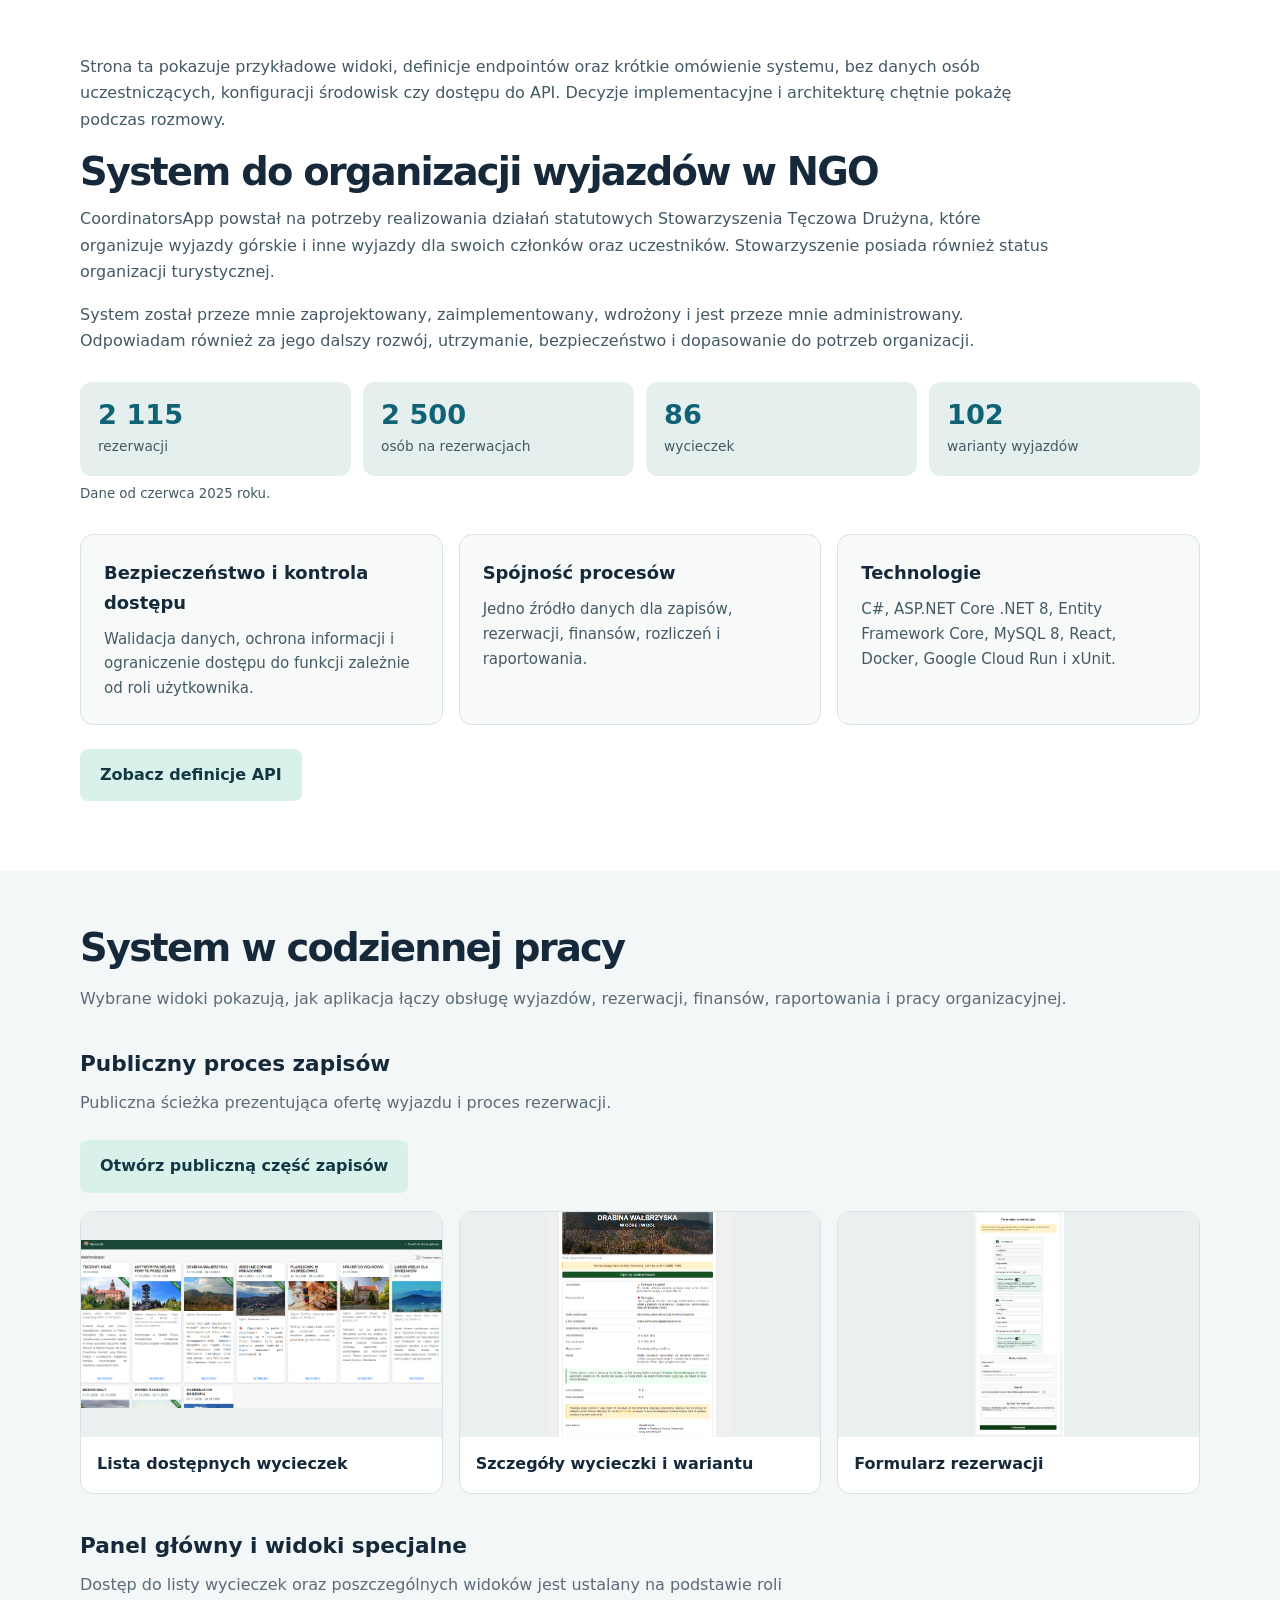
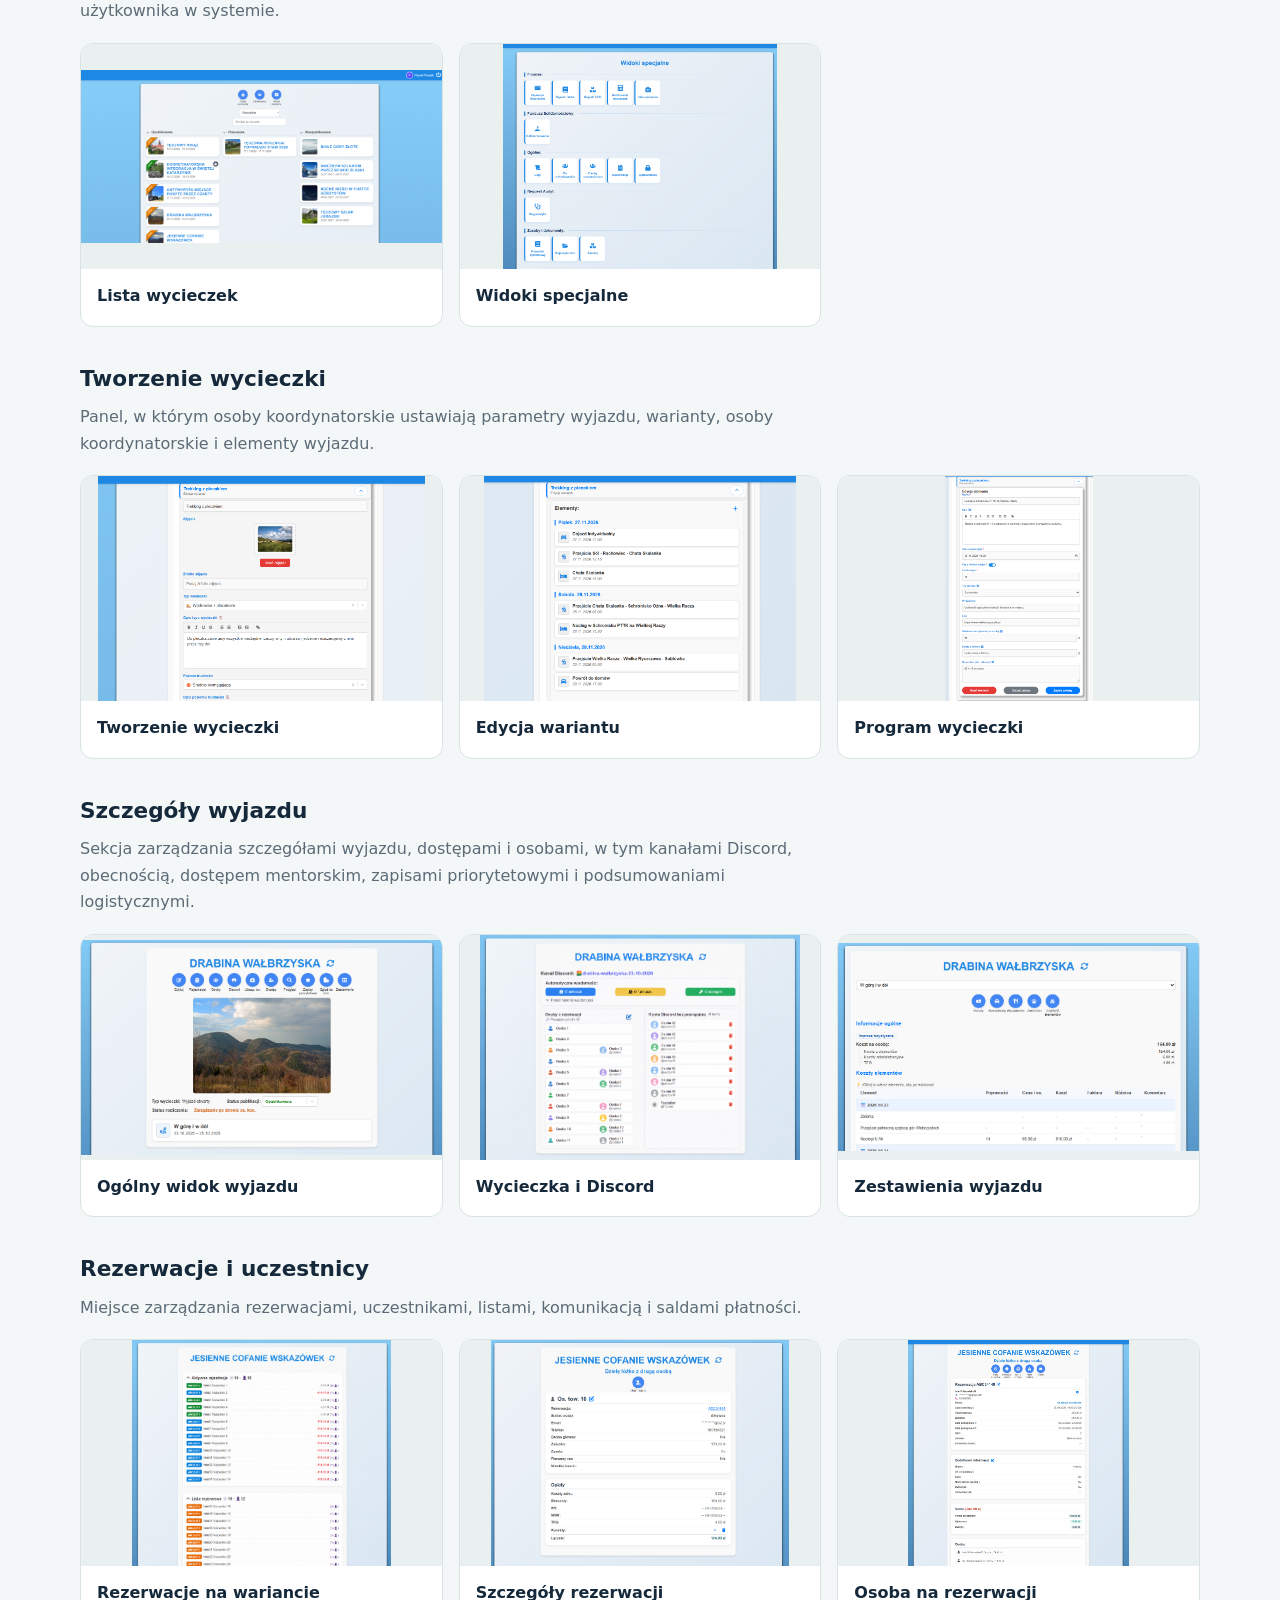
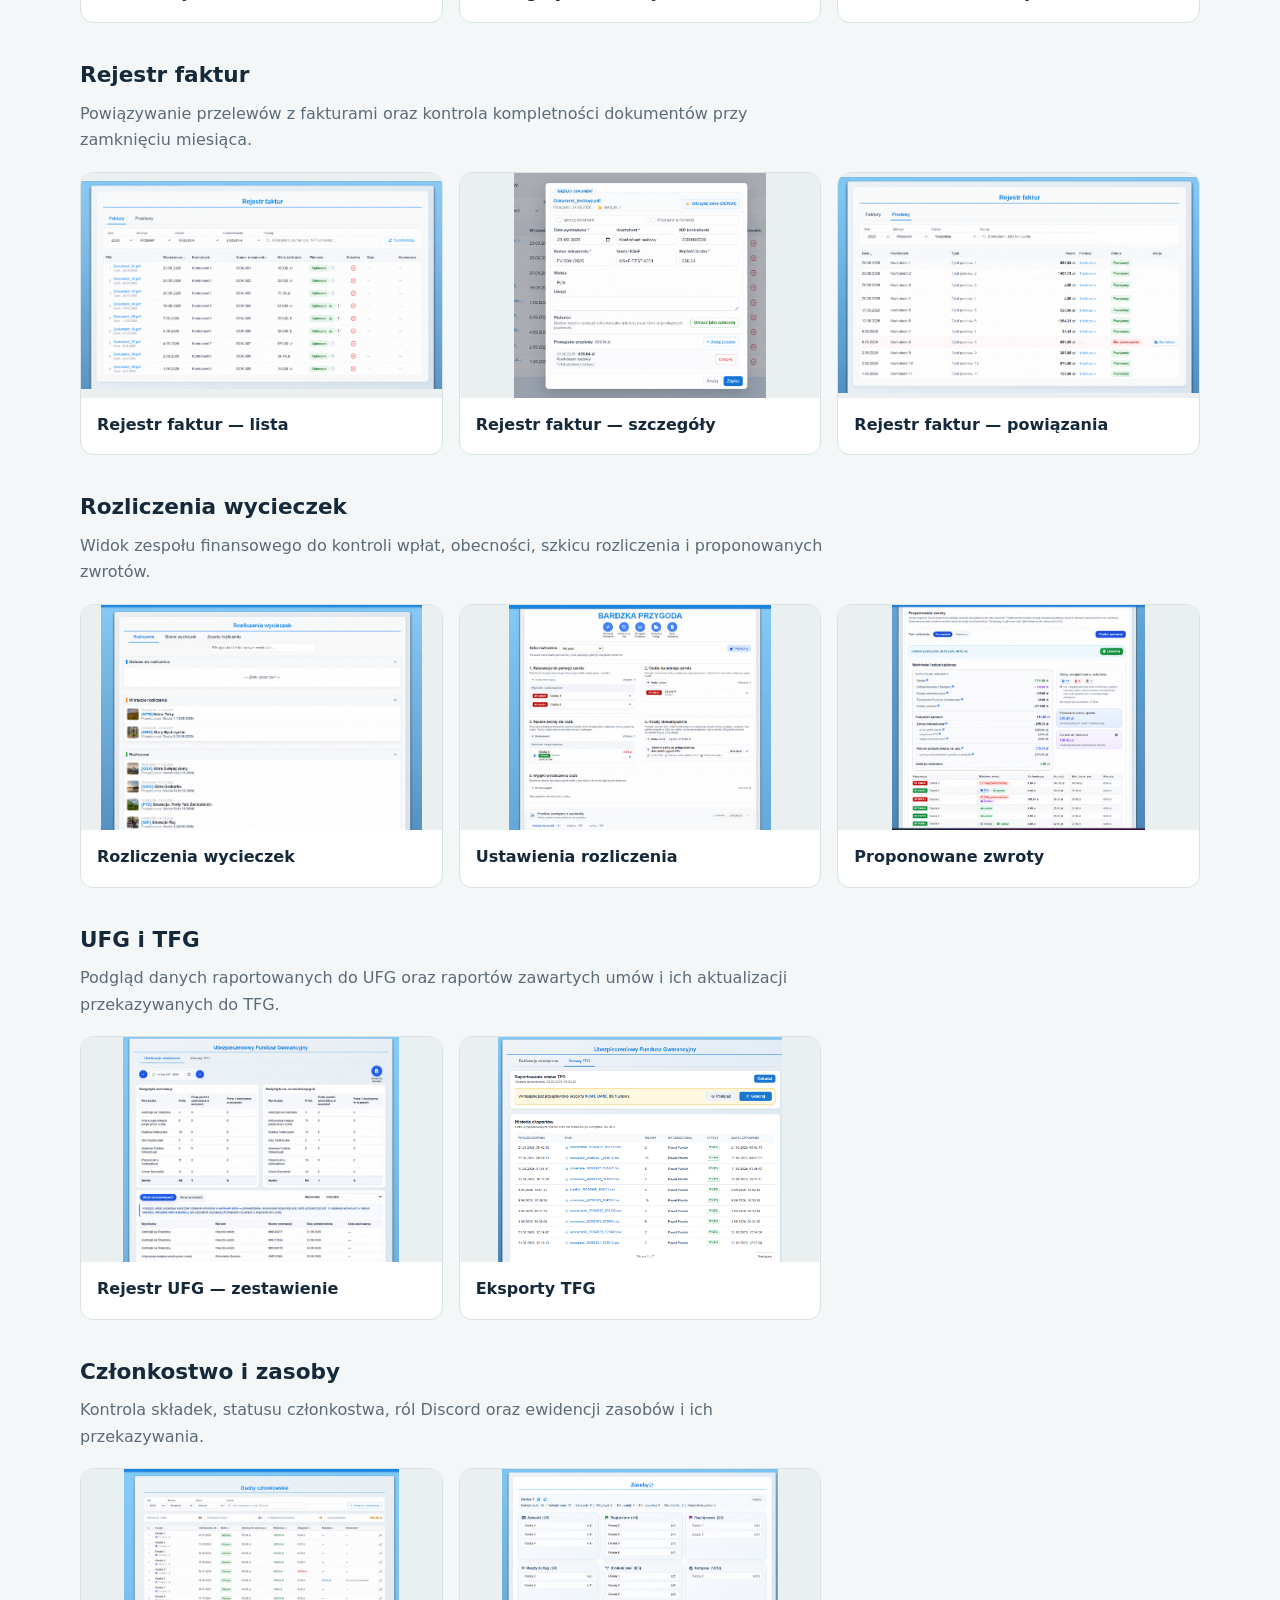
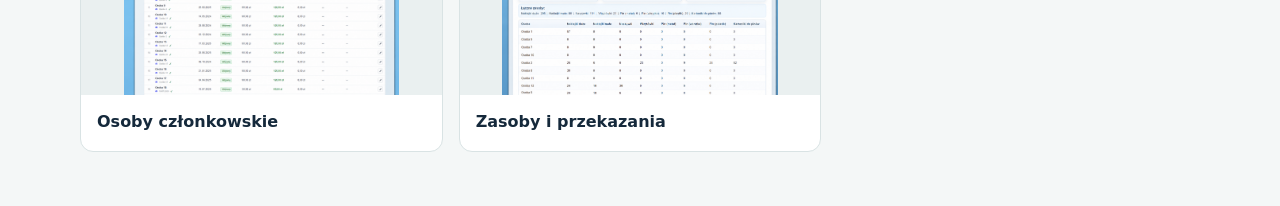
<file: index.html>
<!doctype html>
<html lang="pl">
  <head>
    <meta charset="utf-8">
    <meta name="viewport" content="width=device-width, initial-scale=1">
    <meta name="description" content="CoordinatorsApp — opis systemu do organizacji wyjazdów.">
    <title>
      CoordinatorsApp — projekt backendowy
    </title>
    <link rel="stylesheet" href="style.css">
  </head>
  <body>
    <main>
      <section class="compact-intro" id="compact-overview">
        <div class="wrap">
          <p class="compact-note">
            Strona ta pokazuje przykładowe widoki, definicje endpointów oraz krótkie omówienie systemu, bez danych osób uczestniczących, konfiguracji środowisk czy dostępu do API. Decyzje implementacyjne i architekturę chętnie pokażę podczas rozmowy.
          </p>
          <h2>
            System do organizacji wyjazdów w NGO
          </h2>
          <p>
            CoordinatorsApp powstał na potrzeby realizowania działań statutowych Stowarzyszenia Tęczowa Drużyna, które organizuje wyjazdy górskie i inne wyjazdy dla swoich członków oraz uczestników. Stowarzyszenie posiada również status organizacji turystycznej.
          </p>
          <p>
            System został przeze mnie zaprojektowany, zaimplementowany, wdrożony i jest przeze mnie administrowany. Odpowiadam również za jego dalszy rozwój, utrzymanie, bezpieczeństwo i dopasowanie do potrzeb organizacji.
          </p>
          <div class="stats">
            <div class="stat">
              <strong>
                2 115
              </strong>
              <span>
                rezerwacji
              </span>
            </div>
            <div class="stat">
              <strong>
                2 500
              </strong>
              <span>
                osób na rezerwacjach
              </span>
            </div>
            <div class="stat">
              <strong>
                86
              </strong>
              <span>
                wycieczek
              </span>
            </div>
            <div class="stat">
              <strong>
                102
              </strong>
              <span>
                warianty wyjazdów
              </span>
            </div>
          </div>
          <p>
            <small>
              Dane od czerwca 2025 roku.
            </small>
          </p>
          <div class="compact-grid">
            <article class="compact-card">
              <h3>
                Bezpieczeństwo i kontrola dostępu
              </h3>
              <p>
                Walidacja danych, ochrona informacji i ograniczenie dostępu do funkcji zależnie od roli użytkownika.
              </p>
            </article>
            <article class="compact-card">
              <h3>
                Spójność procesów
              </h3>
              <p>
                Jedno źródło danych dla zapisów, rezerwacji, finansów, rozliczeń i raportowania.
              </p>
            </article>
            <article class="compact-card">
              <h3>
                Technologie
              </h3>
              <p>
                C#, ASP.NET Core .NET 8, Entity Framework Core, MySQL 8, React, Docker, Google Cloud Run i xUnit.
              </p>
            </article>
          </div>
          <p class="compact-link">
            <a class="button" href="api.html">
              Zobacz definicje API
            </a>
          </p>
        </div>
      </section>
      <section class="gallery-section" id="widoki">
        <div class="wrap">
          <h2>
            System w codziennej pracy
          </h2>
          <p class="section-intro">
            Wybrane widoki pokazują, jak aplikacja łączy obsługę wyjazdów, rezerwacji, finansów, raportowania i pracy organizacyjnej.
          </p>
          <div class="gallery-group">
            <h3>
              Publiczny proces zapisów
            </h3>
            <p>
              Publiczna ścieżka prezentująca ofertę wyjazdu i proces rezerwacji.
            </p>
            <p class="compact-link">
              <a class="button" href="https://wycieczki.teczowadruzyna.org" target="_blank" rel="noopener">
                Otwórz publiczną część zapisów
              </a>
            </p>
            <div class="gallery-grid">
              <figure class="gallery-card">
                <a href="media/23-publiczna-lista-wycieczek.png" target="_blank" rel="noopener">
                  <img src="media/23-publiczna-lista-wycieczek.png" alt="Lista dostępnych wycieczek">
                </a>
                <figcaption>
                  Lista dostępnych wycieczek
                </figcaption>
              </figure>
              <figure class="gallery-card">
                <a href="media/24-publiczne-szczegoly-wycieczki.png" target="_blank" rel="noopener">
                  <img src="media/24-publiczne-szczegoly-wycieczki.png" alt="Szczegóły wycieczki i wariantu">
                </a>
                <figcaption>
                  Szczegóły wycieczki i wariantu
                </figcaption>
              </figure>
              <figure class="gallery-card">
                <a href="media/25-formularz-rezerwacji.png" target="_blank" rel="noopener">
                  <img src="media/25-formularz-rezerwacji.png" alt="Formularz rezerwacji">
                </a>
                <figcaption>
                  Formularz rezerwacji
                </figcaption>
              </figure>
            </div>
          </div>
          <div class="gallery-group">
            <h3>
              Panel główny i widoki specjalne
            </h3>
            <p>
              Dostęp do listy wycieczek oraz poszczególnych widoków jest ustalany na podstawie roli użytkownika w systemie.
            </p>
            <div class="gallery-grid">
              <figure class="gallery-card">
                <a href="media/04-panel-lista-wycieczek.png" target="_blank" rel="noopener">
                  <img src="media/04-panel-lista-wycieczek.png" alt="Lista wycieczek">
                </a>
                <figcaption>
                  Lista wycieczek
                </figcaption>
              </figure>
              <figure class="gallery-card">
                <a href="media/05-widoki-specjalne.png" target="_blank" rel="noopener">
                  <img src="media/05-widoki-specjalne.png" alt="Widoki specjalne">
                </a>
                <figcaption>
                  Widoki specjalne
                </figcaption>
              </figure>
            </div>
          </div>
          <div class="gallery-group">
            <h3>
              Tworzenie wycieczki
            </h3>
            <p>
              Panel, w którym osoby koordynatorskie ustawiają parametry wyjazdu, warianty, osoby koordynatorskie i elementy wyjazdu.
            </p>
            <div class="gallery-grid">
              <figure class="gallery-card">
                <a href="media/06-tworzenie-wycieczki.png" target="_blank" rel="noopener">
                  <img src="media/06-tworzenie-wycieczki.png" alt="Tworzenie wycieczki">
                </a>
                <figcaption>
                  Tworzenie wycieczki
                </figcaption>
              </figure>
              <figure class="gallery-card">
                <a href="media/07-edycja-wariantu.png" target="_blank" rel="noopener">
                  <img src="media/07-edycja-wariantu.png" alt="Edycja wariantu">
                </a>
                <figcaption>
                  Edycja wariantu
                </figcaption>
              </figure>
              <figure class="gallery-card">
                <a href="media/08-program-wycieczki.png" target="_blank" rel="noopener">
                  <img src="media/08-program-wycieczki.png" alt="Program wycieczki">
                </a>
                <figcaption>
                  Program wycieczki
                </figcaption>
              </figure>
            </div>
          </div>
          <div class="gallery-group">
            <h3>
              Szczegóły wyjazdu
            </h3>
            <p>
              Sekcja zarządzania szczegółami wyjazdu, dostępami i osobami, w tym kanałami Discord, obecnością, dostępem mentorskim, zapisami priorytetowymi i podsumowaniami logistycznymi.
            </p>
            <div class="gallery-grid">
              <figure class="gallery-card">
                <a href="media/ogolny-widok-wyjazdu.png" target="_blank" rel="noopener">
                  <img src="media/ogolny-widok-wyjazdu.png" alt="Ogólny widok wyjazdu">
                </a>
                <figcaption>
                  Ogólny widok wyjazdu
                </figcaption>
              </figure>
              <figure class="gallery-card">
                <a href="media/wycieczka-discord.png" target="_blank" rel="noopener">
                  <img src="media/wycieczka-discord.png" alt="Wycieczka i Discord">
                </a>
                <figcaption>
                  Wycieczka i Discord
                </figcaption>
              </figure>
              <figure class="gallery-card">
                <a href="media/zestawienia.png" target="_blank" rel="noopener">
                  <img src="media/zestawienia.png" alt="Zestawienia wyjazdu">
                </a>
                <figcaption>
                  Zestawienia wyjazdu
                </figcaption>
              </figure>
            </div>
          </div>
          <div class="gallery-group">
            <h3>
              Rezerwacje i uczestnicy
            </h3>
            <p>
              Miejsce zarządzania rezerwacjami, uczestnikami, listami, komunikacją i saldami płatności.
            </p>
            <div class="gallery-grid">
              <figure class="gallery-card">
                <a href="media/09-rezerwacje-w-wariancie.png" target="_blank" rel="noopener">
                  <img src="media/09-rezerwacje-w-wariancie.png" alt="Rezerwacje na wariancie">
                </a>
                <figcaption>
                  Rezerwacje na wariancie
                </figcaption>
              </figure>
              <figure class="gallery-card">
                <a href="media/10-szczegoly-rezerwacji.png" target="_blank" rel="noopener">
                  <img src="media/10-szczegoly-rezerwacji.png" alt="Szczegóły rezerwacji">
                </a>
                <figcaption>
                  Szczegóły rezerwacji
                </figcaption>
              </figure>
              <figure class="gallery-card">
                <a href="media/11-osoba-na-rezerwacji.png" target="_blank" rel="noopener">
                  <img src="media/11-osoba-na-rezerwacji.png" alt="Osoba na rezerwacji">
                </a>
                <figcaption>
                  Osoba na rezerwacji
                </figcaption>
              </figure>
            </div>
          </div>
          <div class="gallery-group">
            <h3>
              Rejestr faktur
            </h3>
            <p>
              Powiązywanie przelewów z fakturami oraz kontrola kompletności dokumentów przy zamknięciu miesiąca.
            </p>
            <div class="gallery-grid">
              <figure class="gallery-card">
                <a href="media/12-rejestr-faktur-lista.png" target="_blank" rel="noopener">
                  <img src="media/12-rejestr-faktur-lista.png" alt="Rejestr faktur — lista">
                </a>
                <figcaption>
                  Rejestr faktur — lista
                </figcaption>
              </figure>
              <figure class="gallery-card">
                <a href="media/13-rejestr-faktur-szczegoly.png" target="_blank" rel="noopener">
                  <img src="media/13-rejestr-faktur-szczegoly.png" alt="Rejestr faktur — szczegóły">
                </a>
                <figcaption>
                  Rejestr faktur — szczegóły
                </figcaption>
              </figure>
              <figure class="gallery-card">
                <a href="media/14-rejestr-faktur-powiazania.png" target="_blank" rel="noopener">
                  <img src="media/14-rejestr-faktur-powiazania.png" alt="Rejestr faktur — powiązania">
                </a>
                <figcaption>
                  Rejestr faktur — powiązania
                </figcaption>
              </figure>
            </div>
          </div>
          <div class="gallery-group">
            <h3>
              Rozliczenia wycieczek
            </h3>
            <p>
              Widok zespołu finansowego do kontroli wpłat, obecności, szkicu rozliczenia i proponowanych zwrotów.
            </p>
            <div class="gallery-grid">
              <figure class="gallery-card">
                <a href="media/15-rozliczenia-wycieczek.png" target="_blank" rel="noopener">
                  <img src="media/15-rozliczenia-wycieczek.png" alt="Rozliczenia wycieczek">
                </a>
                <figcaption>
                  Rozliczenia wycieczek
                </figcaption>
              </figure>
              <figure class="gallery-card">
                <a href="media/16-bilans-wycieczki.png" target="_blank" rel="noopener">
                  <img src="media/16-bilans-wycieczki.png" alt="Ustawienia rozliczenia">
                </a>
                <figcaption>
                  Ustawienia rozliczenia
                </figcaption>
              </figure>
              <figure class="gallery-card">
                <a href="media/17-eksport-rozliczenia.png" target="_blank" rel="noopener">
                  <img src="media/17-eksport-rozliczenia.png" alt="Proponowane zwroty">
                </a>
                <figcaption>
                  Proponowane zwroty
                </figcaption>
              </figure>
            </div>
          </div>
          <div class="gallery-group">
            <h3>
              UFG i TFG
            </h3>
            <p>
              Podgląd danych raportowanych do UFG oraz raportów zawartych umów i ich aktualizacji przekazywanych do TFG.
            </p>
            <div class="gallery-grid">
              <figure class="gallery-card">
                <a href="media/18-ufg-zestawienie.png" target="_blank" rel="noopener">
                  <img src="media/18-ufg-zestawienie.png" alt="Rejestr UFG — zestawienie">
                </a>
                <figcaption>
                  Rejestr UFG — zestawienie
                </figcaption>
              </figure>
              <figure class="gallery-card">
                <a href="media/20-tfg-eksporty.png" target="_blank" rel="noopener">
                  <img src="media/20-tfg-eksporty.png" alt="Eksporty TFG">
                </a>
                <figcaption>
                  Eksporty TFG
                </figcaption>
              </figure>
            </div>
          </div>
          <div class="gallery-group">
            <h3>
              Członkostwo i zasoby
            </h3>
            <p>
              Kontrola składek, statusu członkostwa, ról Discord oraz ewidencji zasobów i ich przekazywania.
            </p>
            <div class="gallery-grid">
              <figure class="gallery-card">
                <a href="media/21-osoby-czlonkowskie.png" target="_blank" rel="noopener">
                  <img src="media/21-osoby-czlonkowskie.png" alt="Osoby członkowskie">
                </a>
                <figcaption>
                  Osoby członkowskie
                </figcaption>
              </figure>
              <figure class="gallery-card">
                <a href="media/22-zasoby.png" target="_blank" rel="noopener">
                  <img src="media/22-zasoby.png" alt="Zasoby i przekazania">
                </a>
                <figcaption>
                  Zasoby i przekazania
                </figcaption>
              </figure>
            </div>
          </div>
        </div>
      </section>
    </main>
  </body>
</html>
</file>
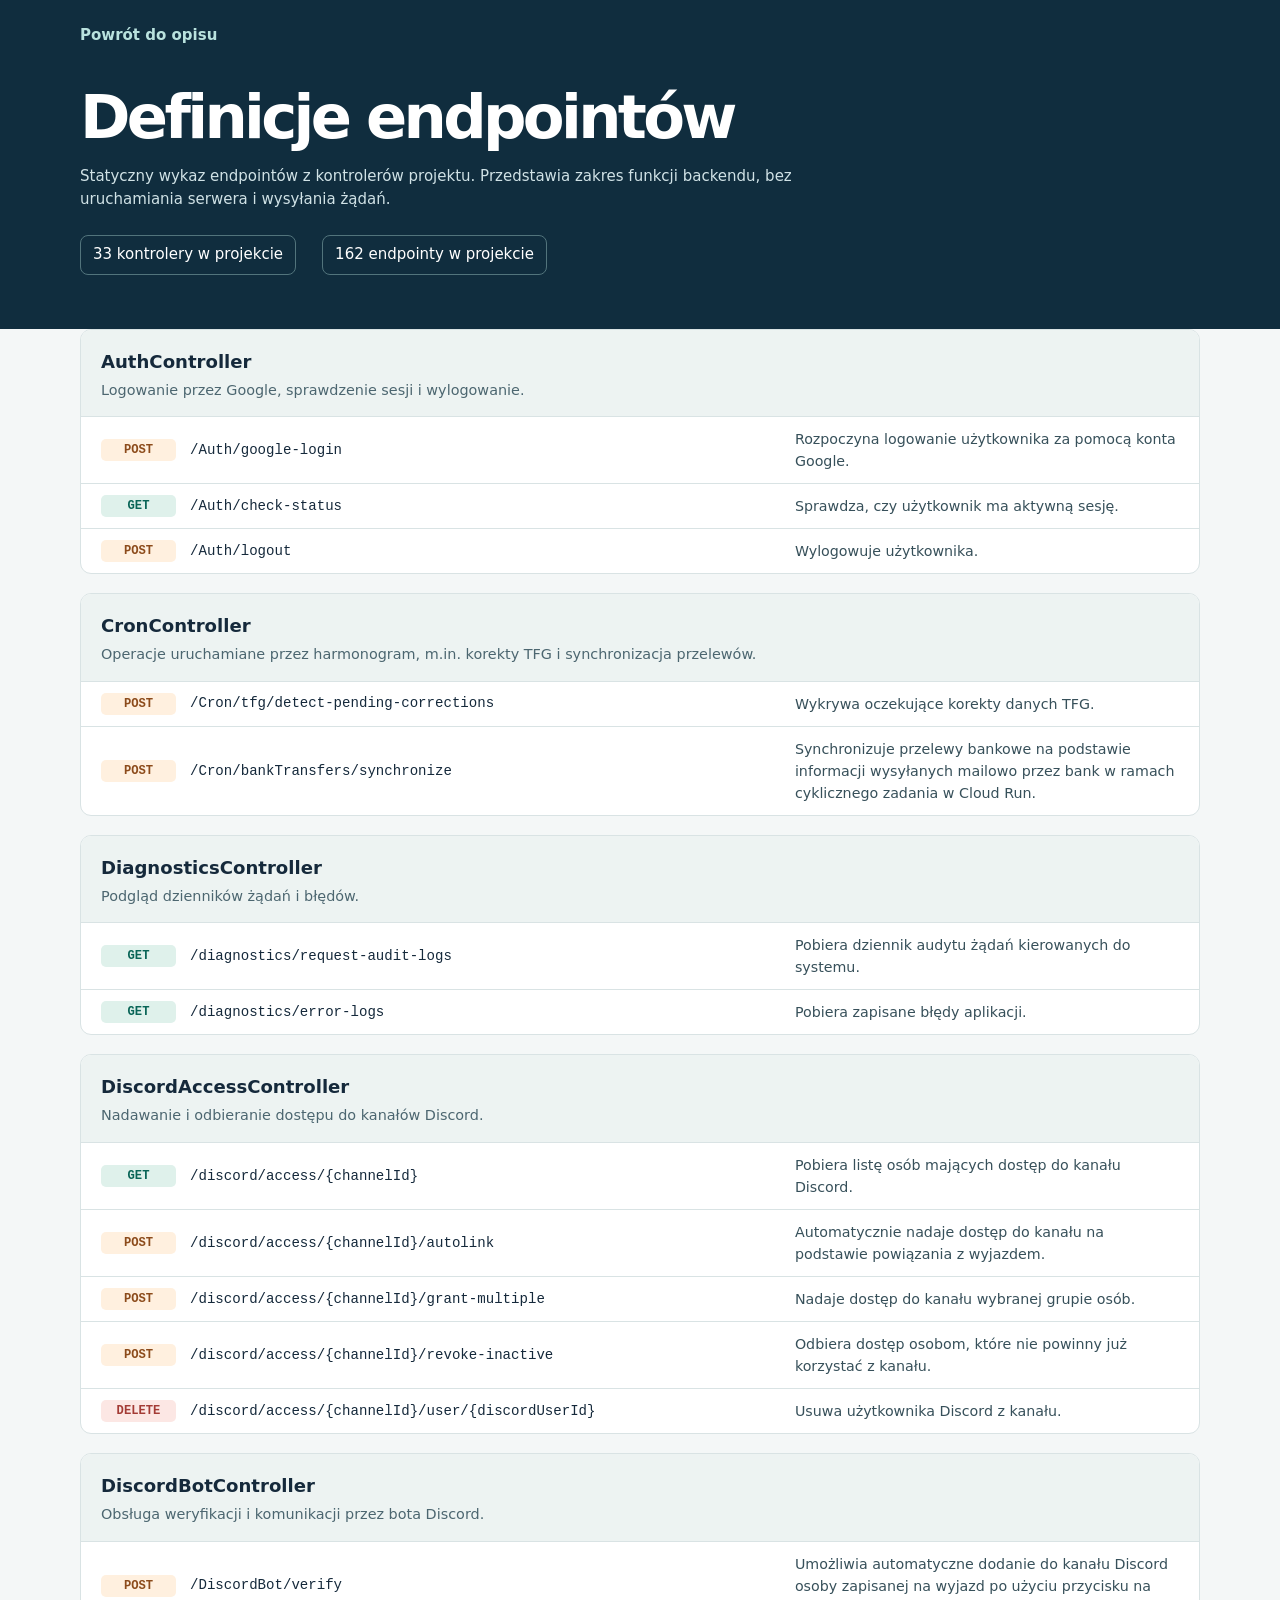
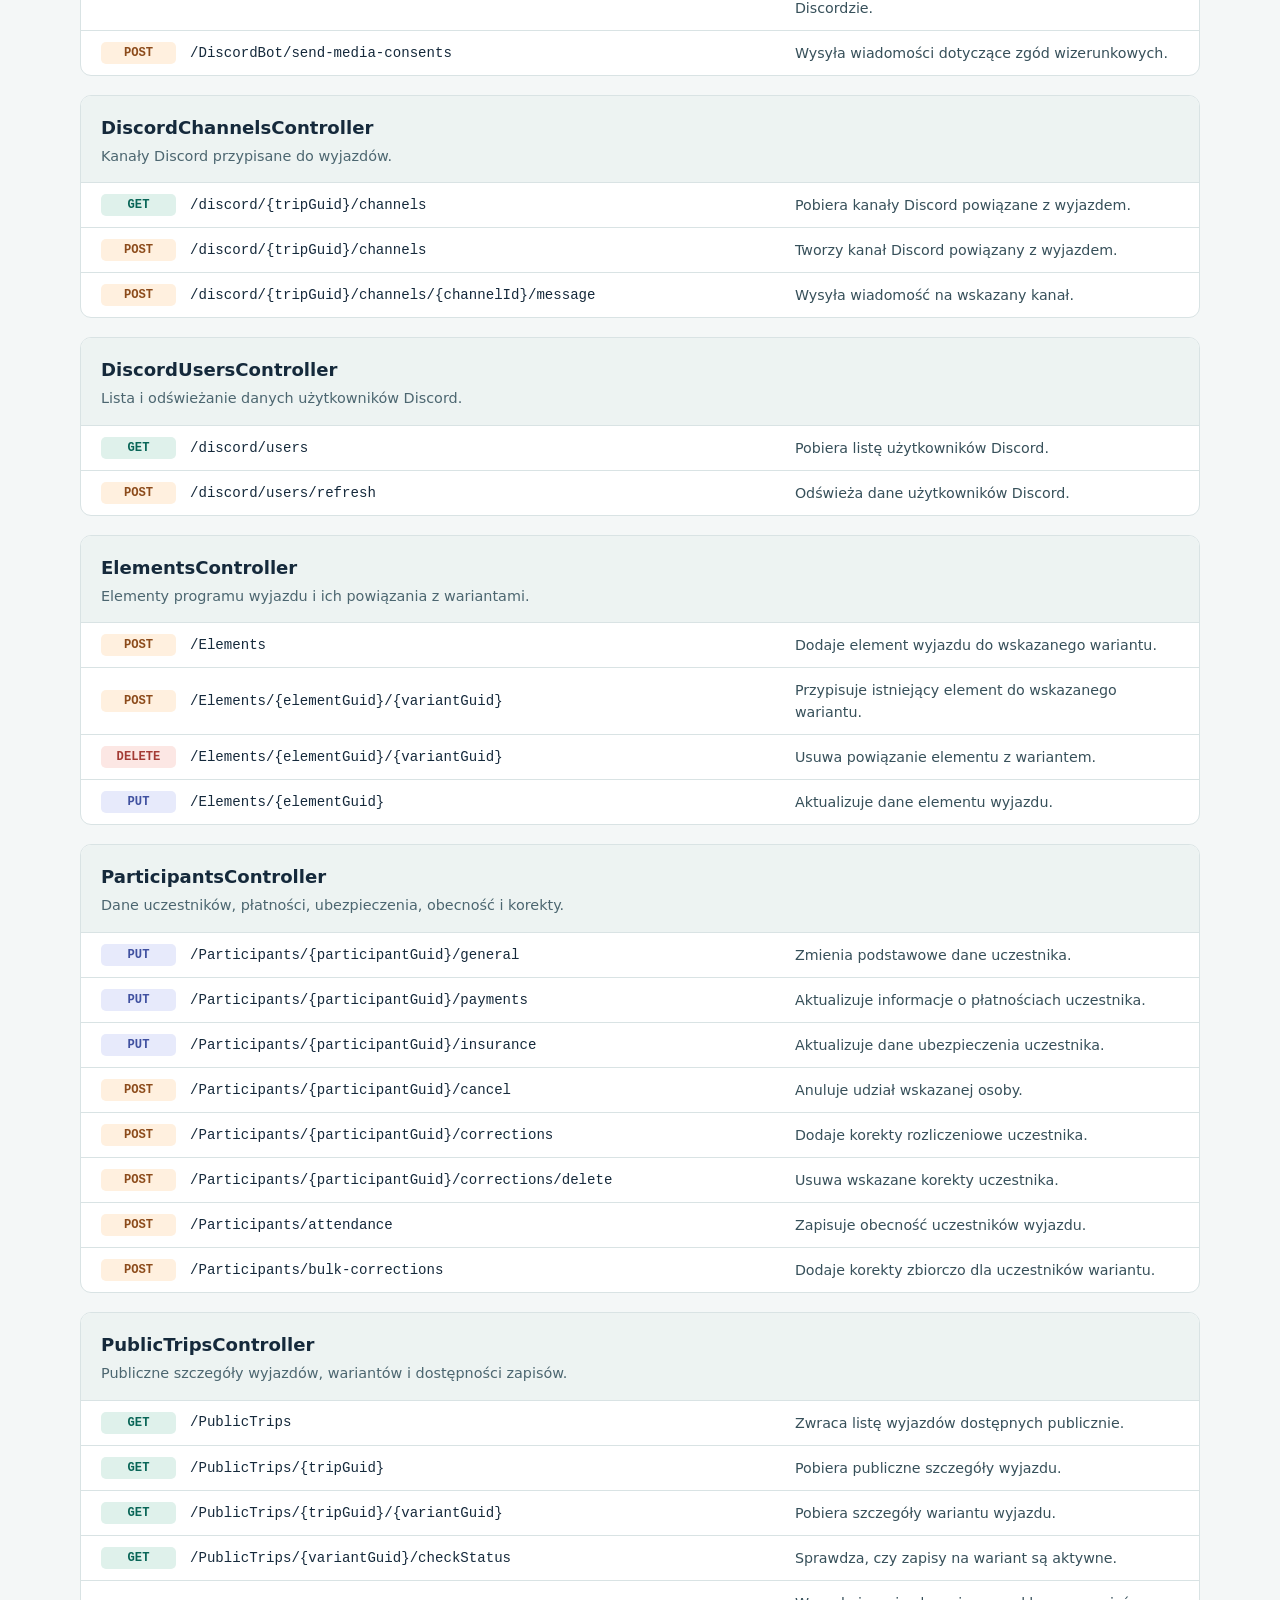
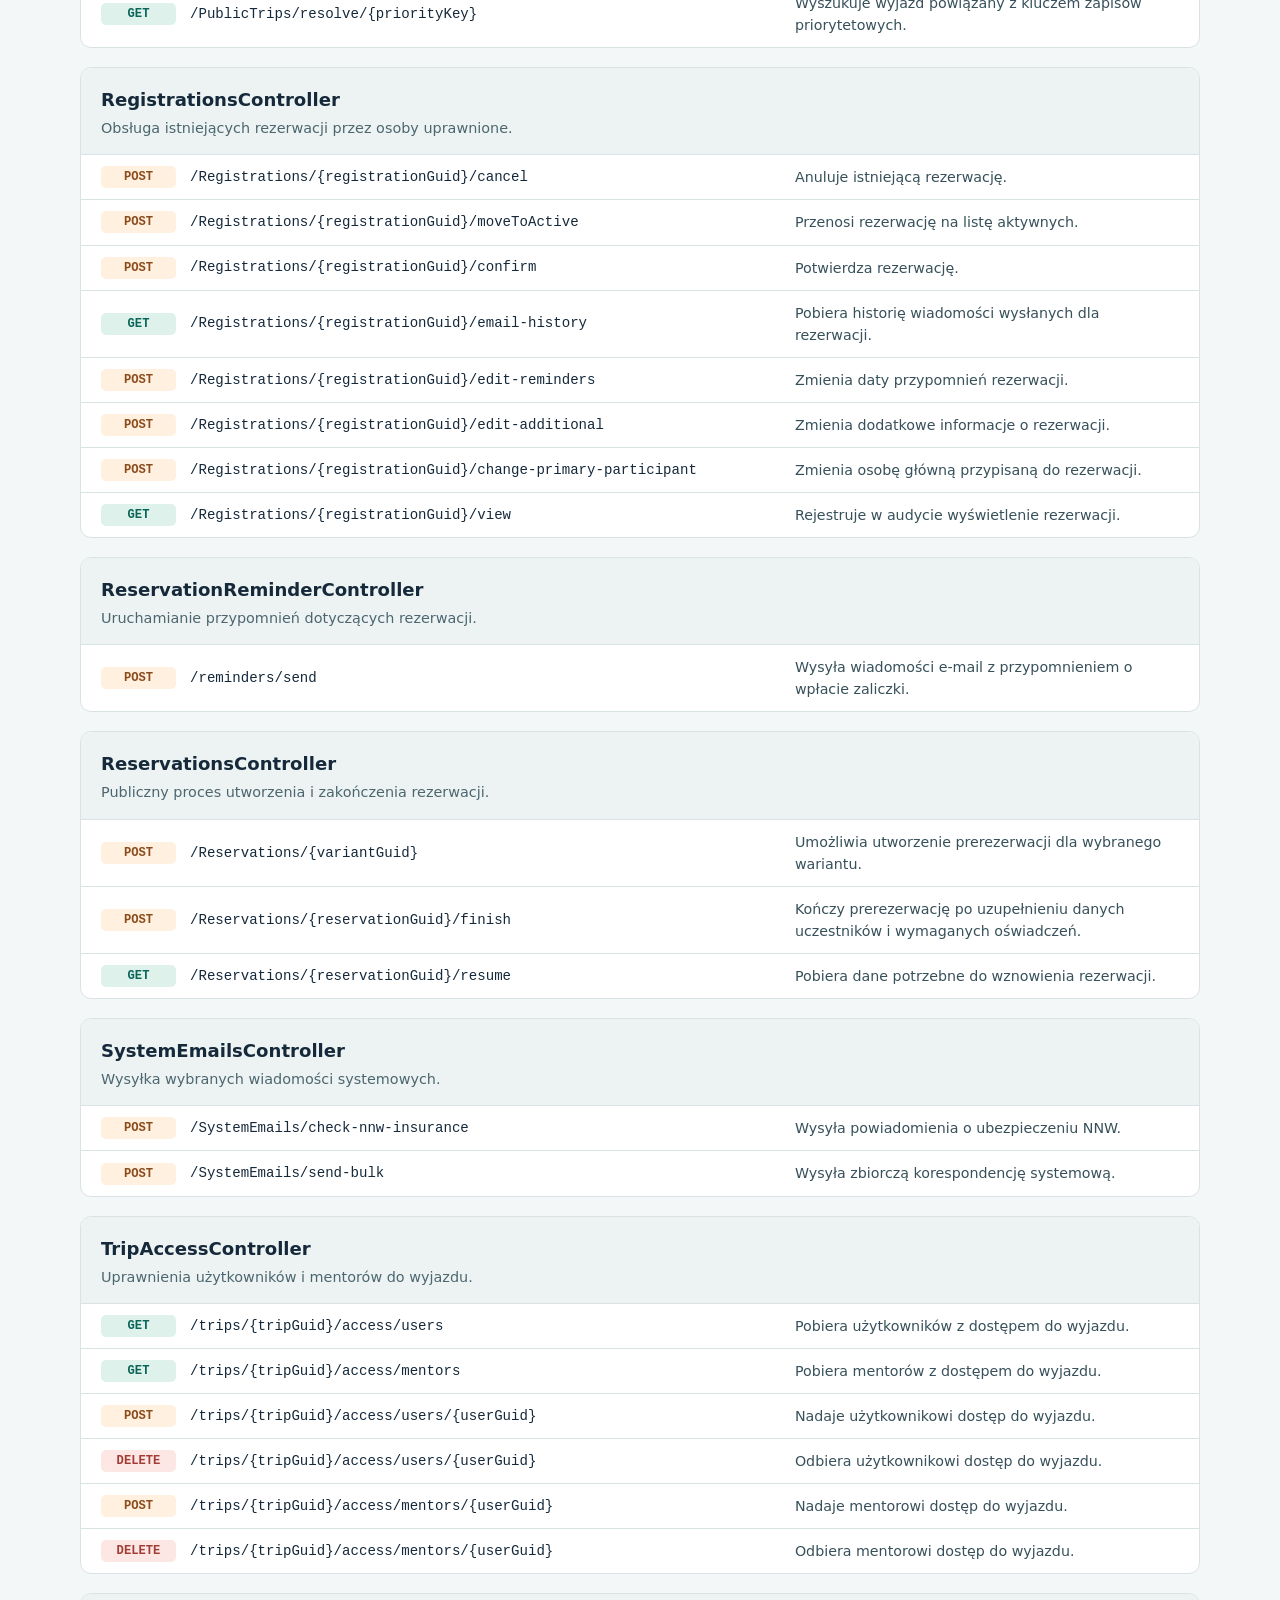
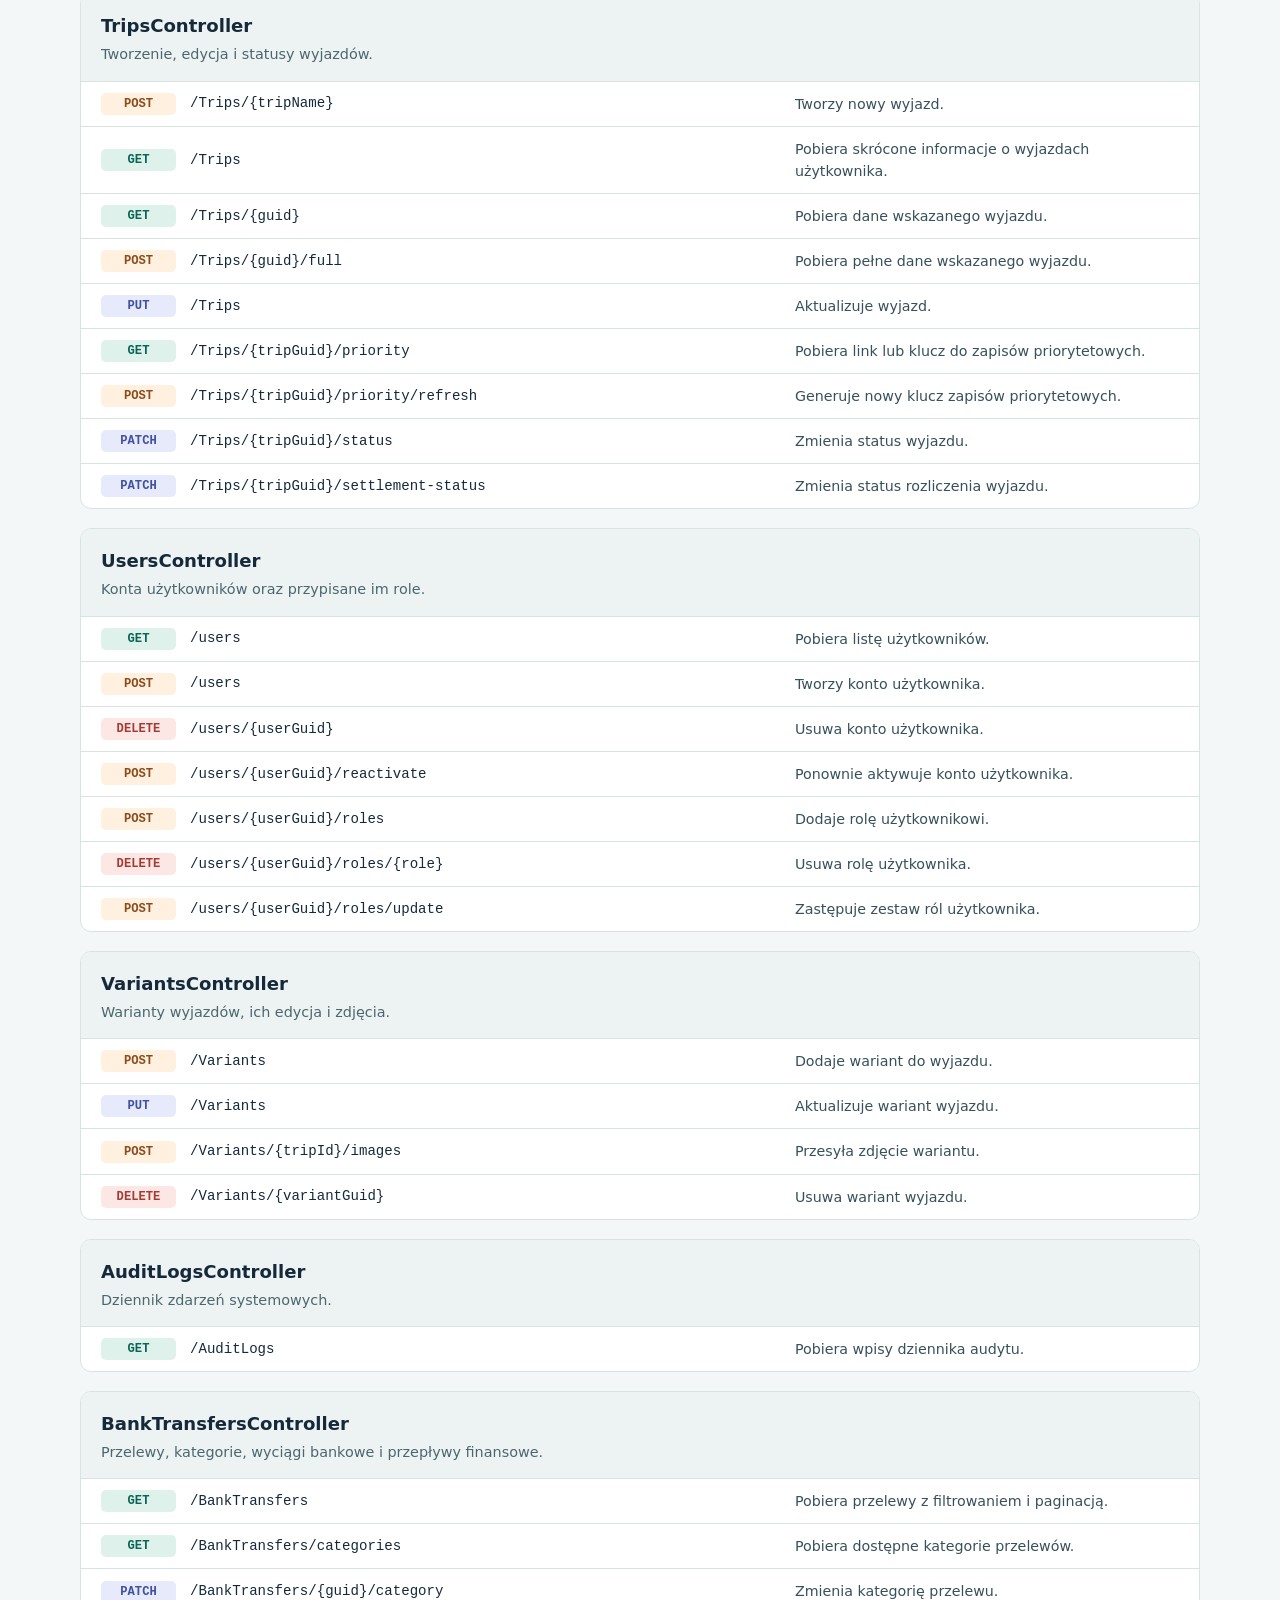
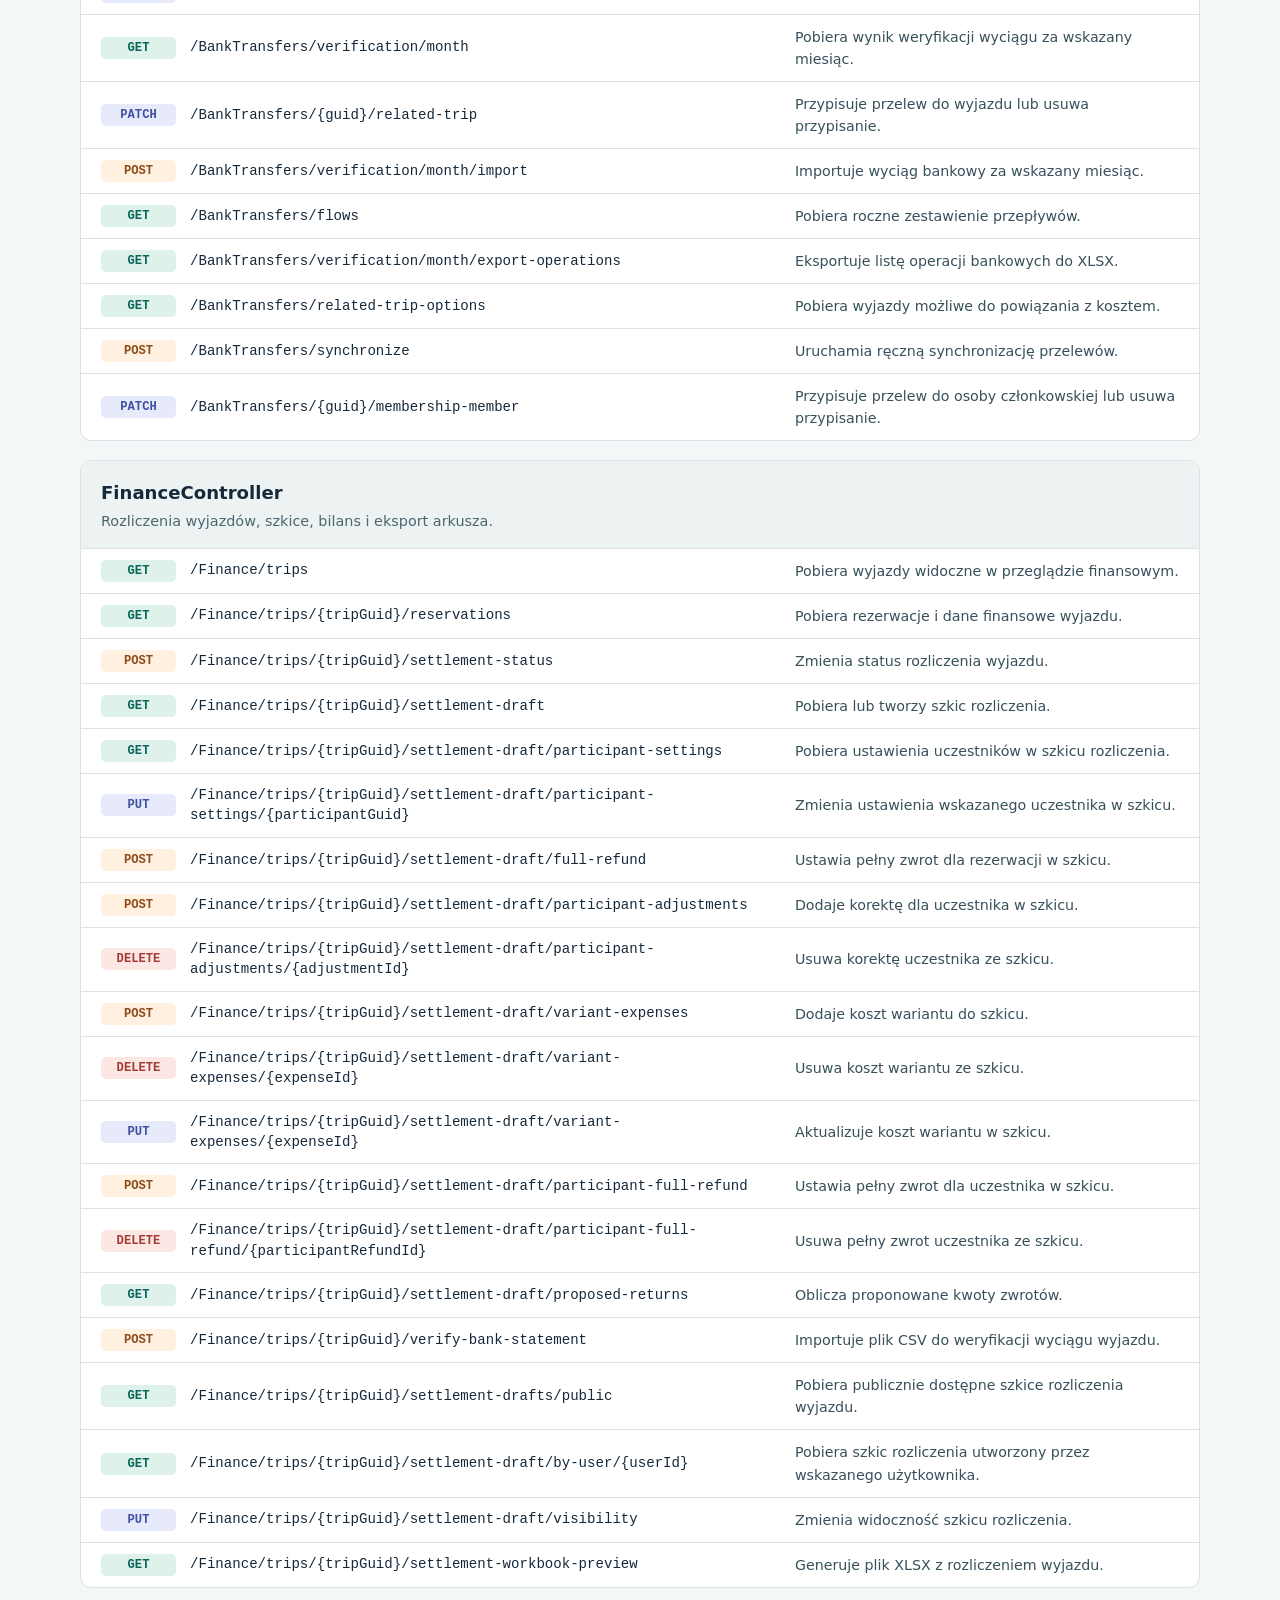
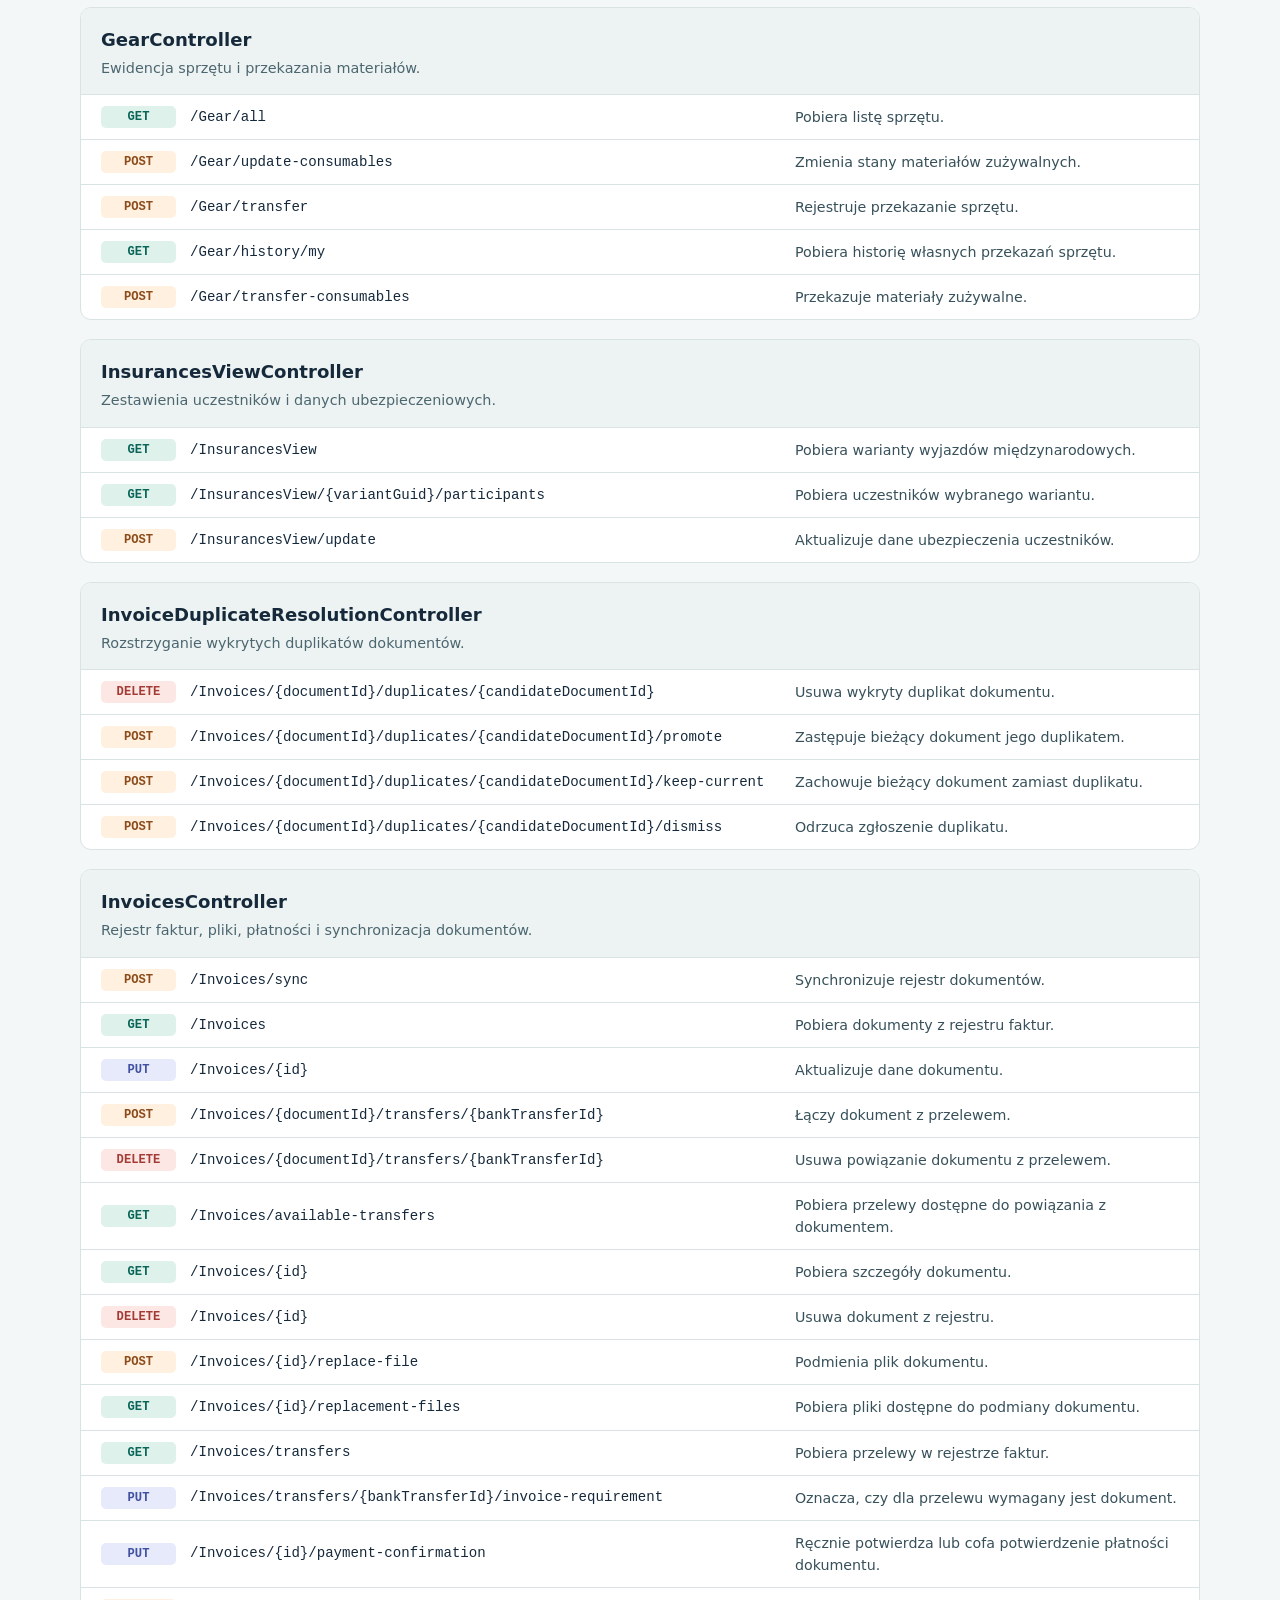
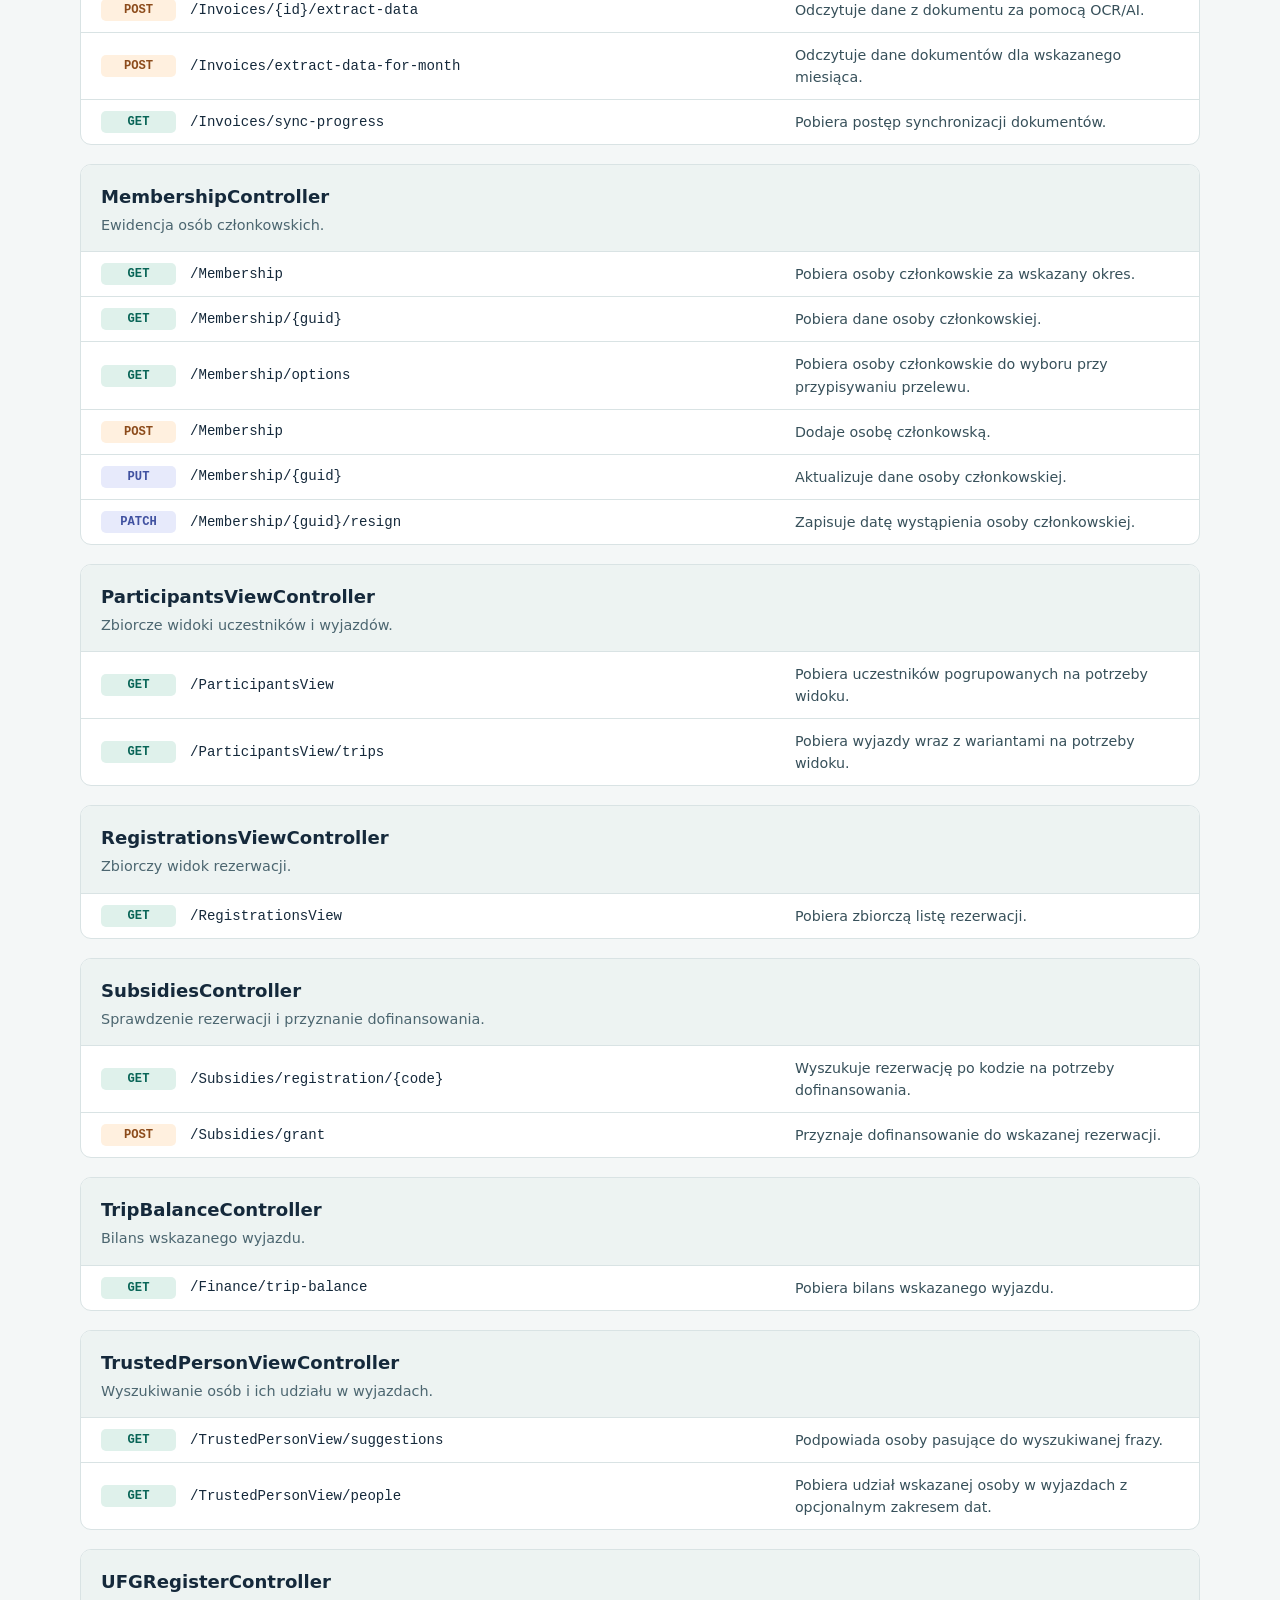
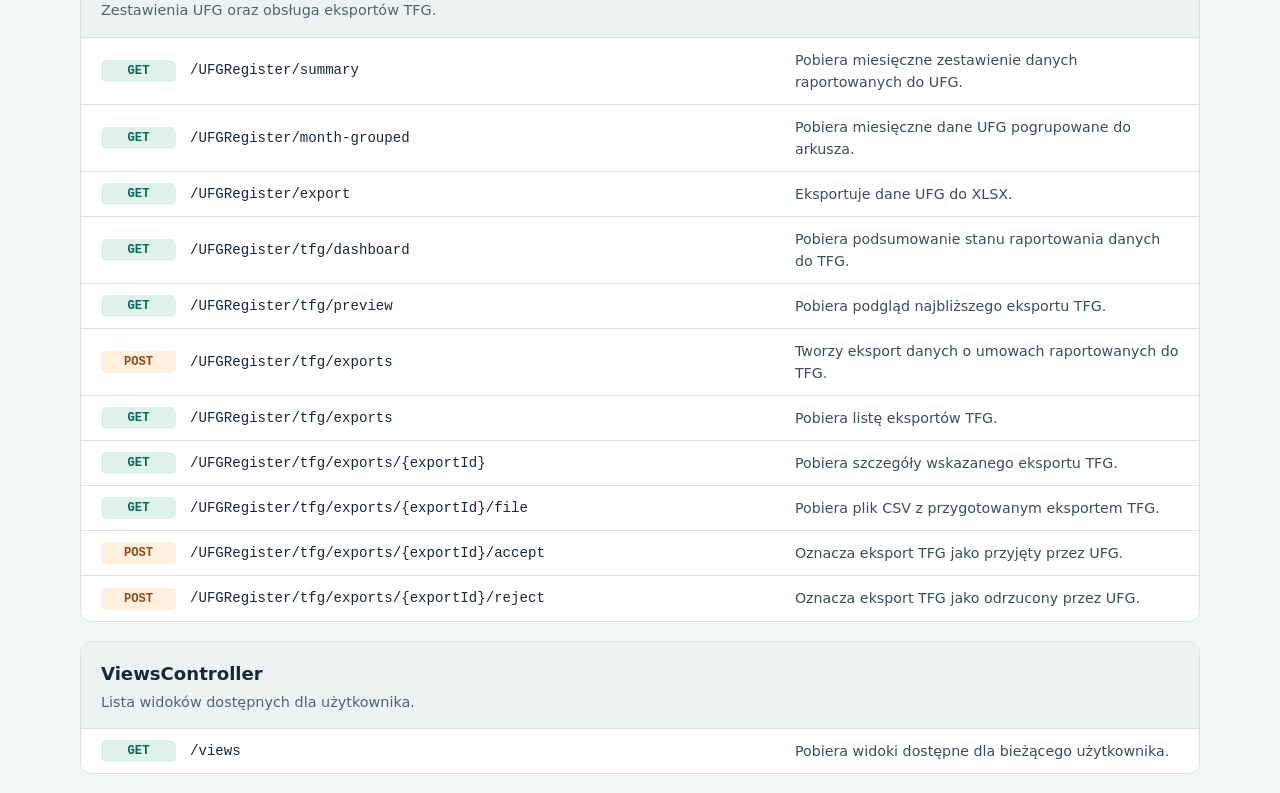
<file: api.html>
<!doctype html>
<html lang="pl">
  <head>
    <meta charset="utf-8">
    <meta name="viewport" content="width=device-width, initial-scale=1">
    <meta name="description" content="Definicje endpointów API systemu CoordinatorsApp.">
    <title>
      Definicje endpointów — CoordinatorsApp
    </title>
    <link rel="stylesheet" href="api.css">
  </head>
  <body>
    <header>
      <div class="wrap">
        <a href="index.html">
          Powrót do opisu
        </a>
        <h1>
          Definicje endpointów
        </h1>
        <p>
          Statyczny wykaz endpointów z kontrolerów projektu. Przedstawia zakres funkcji backendu, bez uruchamiania serwera i wysyłania żądań.
        </p>
        <div class="stats">
          <span>
            33 kontrolery w projekcie
          </span>
          <span>
            162 endpointy w projekcie
          </span>
        </div>
      </div>
    </header>
    <main class="wrap">
      <div id="catalog">
        <section>
          <h2>
            AuthController
          </h2>
          <p class="controller-description">
            Logowanie przez Google, sprawdzenie sesji i wylogowanie.
          </p>
          <div class="row">
            <span class="verb POST">
              POST
            </span>
            <span class="route">
              /Auth/google-login
            </span>
            <div class="action">
              Rozpoczyna logowanie użytkownika za pomocą konta Google.
            </div>
          </div>
          <div class="row">
            <span class="verb GET">
              GET
            </span>
            <span class="route">
              /Auth/check-status
            </span>
            <div class="action">
              Sprawdza, czy użytkownik ma aktywną sesję.
            </div>
          </div>
          <div class="row">
            <span class="verb POST">
              POST
            </span>
            <span class="route">
              /Auth/logout
            </span>
            <div class="action">
              Wylogowuje użytkownika.
            </div>
          </div>
        </section>
        <section>
          <h2>
            CronController
          </h2>
          <p class="controller-description">
            Operacje uruchamiane przez harmonogram, m.in. korekty TFG i synchronizacja przelewów.
          </p>
          <div class="row">
            <span class="verb POST">
              POST
            </span>
            <span class="route">
              /Cron/tfg/detect-pending-corrections
            </span>
            <div class="action">
              Wykrywa oczekujące korekty danych TFG.
            </div>
          </div>
          <div class="row">
            <span class="verb POST">
              POST
            </span>
            <span class="route">
              /Cron/bankTransfers/synchronize
            </span>
            <div class="action">
              Synchronizuje przelewy bankowe na podstawie informacji wysyłanych mailowo przez bank w ramach cyklicznego zadania w Cloud Run.
            </div>
          </div>
        </section>
        <section>
          <h2>
            DiagnosticsController
          </h2>
          <p class="controller-description">
            Podgląd dzienników żądań i błędów.
          </p>
          <div class="row">
            <span class="verb GET">
              GET
            </span>
            <span class="route">
              /diagnostics/request-audit-logs
            </span>
            <div class="action">
              Pobiera dziennik audytu żądań kierowanych do systemu.
            </div>
          </div>
          <div class="row">
            <span class="verb GET">
              GET
            </span>
            <span class="route">
              /diagnostics/error-logs
            </span>
            <div class="action">
              Pobiera zapisane błędy aplikacji.
            </div>
          </div>
        </section>
        <section>
          <h2>
            DiscordAccessController
          </h2>
          <p class="controller-description">
            Nadawanie i odbieranie dostępu do kanałów Discord.
          </p>
          <div class="row">
            <span class="verb GET">
              GET
            </span>
            <span class="route">
              /discord/access/{channelId}
            </span>
            <div class="action">
              Pobiera listę osób mających dostęp do kanału Discord.
            </div>
          </div>
          <div class="row">
            <span class="verb POST">
              POST
            </span>
            <span class="route">
              /discord/access/{channelId}/autolink
            </span>
            <div class="action">
              Automatycznie nadaje dostęp do kanału na podstawie powiązania z wyjazdem.
            </div>
          </div>
          <div class="row">
            <span class="verb POST">
              POST
            </span>
            <span class="route">
              /discord/access/{channelId}/grant-multiple
            </span>
            <div class="action">
              Nadaje dostęp do kanału wybranej grupie osób.
            </div>
          </div>
          <div class="row">
            <span class="verb POST">
              POST
            </span>
            <span class="route">
              /discord/access/{channelId}/revoke-inactive
            </span>
            <div class="action">
              Odbiera dostęp osobom, które nie powinny już korzystać z kanału.
            </div>
          </div>
          <div class="row">
            <span class="verb DELETE">
              DELETE
            </span>
            <span class="route">
              /discord/access/{channelId}/user/{discordUserId}
            </span>
            <div class="action">
              Usuwa użytkownika Discord z kanału.
            </div>
          </div>
        </section>
        <section>
          <h2>
            DiscordBotController
          </h2>
          <p class="controller-description">
            Obsługa weryfikacji i komunikacji przez bota Discord.
          </p>
          <div class="row">
            <span class="verb POST">
              POST
            </span>
            <span class="route">
              /DiscordBot/verify
            </span>
            <div class="action">
              Umożliwia automatyczne dodanie do kanału Discord osoby zapisanej na wyjazd po użyciu przycisku na Discordzie.
            </div>
          </div>
          <div class="row">
            <span class="verb POST">
              POST
            </span>
            <span class="route">
              /DiscordBot/send-media-consents
            </span>
            <div class="action">
              Wysyła wiadomości dotyczące zgód wizerunkowych.
            </div>
          </div>
        </section>
        <section>
          <h2>
            DiscordChannelsController
          </h2>
          <p class="controller-description">
            Kanały Discord przypisane do wyjazdów.
          </p>
          <div class="row">
            <span class="verb GET">
              GET
            </span>
            <span class="route">
              /discord/{tripGuid}/channels
            </span>
            <div class="action">
              Pobiera kanały Discord powiązane z wyjazdem.
            </div>
          </div>
          <div class="row">
            <span class="verb POST">
              POST
            </span>
            <span class="route">
              /discord/{tripGuid}/channels
            </span>
            <div class="action">
              Tworzy kanał Discord powiązany z wyjazdem.
            </div>
          </div>
          <div class="row">
            <span class="verb POST">
              POST
            </span>
            <span class="route">
              /discord/{tripGuid}/channels/{channelId}/message
            </span>
            <div class="action">
              Wysyła wiadomość na wskazany kanał.
            </div>
          </div>
        </section>
        <section>
          <h2>
            DiscordUsersController
          </h2>
          <p class="controller-description">
            Lista i odświeżanie danych użytkowników Discord.
          </p>
          <div class="row">
            <span class="verb GET">
              GET
            </span>
            <span class="route">
              /discord/users
            </span>
            <div class="action">
              Pobiera listę użytkowników Discord.
            </div>
          </div>
          <div class="row">
            <span class="verb POST">
              POST
            </span>
            <span class="route">
              /discord/users/refresh
            </span>
            <div class="action">
              Odświeża dane użytkowników Discord.
            </div>
          </div>
        </section>
        <section>
          <h2>
            ElementsController
          </h2>
          <p class="controller-description">
            Elementy programu wyjazdu i ich powiązania z wariantami.
          </p>
          <div class="row">
            <span class="verb POST">
              POST
            </span>
            <span class="route">
              /Elements
            </span>
            <div class="action">
              Dodaje element wyjazdu do wskazanego wariantu.
            </div>
          </div>
          <div class="row">
            <span class="verb POST">
              POST
            </span>
            <span class="route">
              /Elements/{elementGuid}/{variantGuid}
            </span>
            <div class="action">
              Przypisuje istniejący element do wskazanego wariantu.
            </div>
          </div>
          <div class="row">
            <span class="verb DELETE">
              DELETE
            </span>
            <span class="route">
              /Elements/{elementGuid}/{variantGuid}
            </span>
            <div class="action">
              Usuwa powiązanie elementu z wariantem.
            </div>
          </div>
          <div class="row">
            <span class="verb PUT">
              PUT
            </span>
            <span class="route">
              /Elements/{elementGuid}
            </span>
            <div class="action">
              Aktualizuje dane elementu wyjazdu.
            </div>
          </div>
        </section>
        <section>
          <h2>
            ParticipantsController
          </h2>
          <p class="controller-description">
            Dane uczestników, płatności, ubezpieczenia, obecność i korekty.
          </p>
          <div class="row">
            <span class="verb PUT">
              PUT
            </span>
            <span class="route">
              /Participants/{participantGuid}/general
            </span>
            <div class="action">
              Zmienia podstawowe dane uczestnika.
            </div>
          </div>
          <div class="row">
            <span class="verb PUT">
              PUT
            </span>
            <span class="route">
              /Participants/{participantGuid}/payments
            </span>
            <div class="action">
              Aktualizuje informacje o płatnościach uczestnika.
            </div>
          </div>
          <div class="row">
            <span class="verb PUT">
              PUT
            </span>
            <span class="route">
              /Participants/{participantGuid}/insurance
            </span>
            <div class="action">
              Aktualizuje dane ubezpieczenia uczestnika.
            </div>
          </div>
          <div class="row">
            <span class="verb POST">
              POST
            </span>
            <span class="route">
              /Participants/{participantGuid}/cancel
            </span>
            <div class="action">
              Anuluje udział wskazanej osoby.
            </div>
          </div>
          <div class="row">
            <span class="verb POST">
              POST
            </span>
            <span class="route">
              /Participants/{participantGuid}/corrections
            </span>
            <div class="action">
              Dodaje korekty rozliczeniowe uczestnika.
            </div>
          </div>
          <div class="row">
            <span class="verb POST">
              POST
            </span>
            <span class="route">
              /Participants/{participantGuid}/corrections/delete
            </span>
            <div class="action">
              Usuwa wskazane korekty uczestnika.
            </div>
          </div>
          <div class="row">
            <span class="verb POST">
              POST
            </span>
            <span class="route">
              /Participants/attendance
            </span>
            <div class="action">
              Zapisuje obecność uczestników wyjazdu.
            </div>
          </div>
          <div class="row">
            <span class="verb POST">
              POST
            </span>
            <span class="route">
              /Participants/bulk-corrections
            </span>
            <div class="action">
              Dodaje korekty zbiorczo dla uczestników wariantu.
            </div>
          </div>
        </section>
        <section>
          <h2>
            PublicTripsController
          </h2>
          <p class="controller-description">
            Publiczne szczegóły wyjazdów, wariantów i dostępności zapisów.
          </p>
          <div class="row">
            <span class="verb GET">
              GET
            </span>
            <span class="route">
              /PublicTrips
            </span>
            <div class="action">
              Zwraca listę wyjazdów dostępnych publicznie.
            </div>
          </div>
          <div class="row">
            <span class="verb GET">
              GET
            </span>
            <span class="route">
              /PublicTrips/{tripGuid}
            </span>
            <div class="action">
              Pobiera publiczne szczegóły wyjazdu.
            </div>
          </div>
          <div class="row">
            <span class="verb GET">
              GET
            </span>
            <span class="route">
              /PublicTrips/{tripGuid}/{variantGuid}
            </span>
            <div class="action">
              Pobiera szczegóły wariantu wyjazdu.
            </div>
          </div>
          <div class="row">
            <span class="verb GET">
              GET
            </span>
            <span class="route">
              /PublicTrips/{variantGuid}/checkStatus
            </span>
            <div class="action">
              Sprawdza, czy zapisy na wariant są aktywne.
            </div>
          </div>
          <div class="row">
            <span class="verb GET">
              GET
            </span>
            <span class="route">
              /PublicTrips/resolve/{priorityKey}
            </span>
            <div class="action">
              Wyszukuje wyjazd powiązany z kluczem zapisów priorytetowych.
            </div>
          </div>
        </section>
        <section>
          <h2>
            RegistrationsController
          </h2>
          <p class="controller-description">
            Obsługa istniejących rezerwacji przez osoby uprawnione.
          </p>
          <div class="row">
            <span class="verb POST">
              POST
            </span>
            <span class="route">
              /Registrations/{registrationGuid}/cancel
            </span>
            <div class="action">
              Anuluje istniejącą rezerwację.
            </div>
          </div>
          <div class="row">
            <span class="verb POST">
              POST
            </span>
            <span class="route">
              /Registrations/{registrationGuid}/moveToActive
            </span>
            <div class="action">
              Przenosi rezerwację na listę aktywnych.
            </div>
          </div>
          <div class="row">
            <span class="verb POST">
              POST
            </span>
            <span class="route">
              /Registrations/{registrationGuid}/confirm
            </span>
            <div class="action">
              Potwierdza rezerwację.
            </div>
          </div>
          <div class="row">
            <span class="verb GET">
              GET
            </span>
            <span class="route">
              /Registrations/{registrationGuid}/email-history
            </span>
            <div class="action">
              Pobiera historię wiadomości wysłanych dla rezerwacji.
            </div>
          </div>
          <div class="row">
            <span class="verb POST">
              POST
            </span>
            <span class="route">
              /Registrations/{registrationGuid}/edit-reminders
            </span>
            <div class="action">
              Zmienia daty przypomnień rezerwacji.
            </div>
          </div>
          <div class="row">
            <span class="verb POST">
              POST
            </span>
            <span class="route">
              /Registrations/{registrationGuid}/edit-additional
            </span>
            <div class="action">
              Zmienia dodatkowe informacje o rezerwacji.
            </div>
          </div>
          <div class="row">
            <span class="verb POST">
              POST
            </span>
            <span class="route">
              /Registrations/{registrationGuid}/change-primary-participant
            </span>
            <div class="action">
              Zmienia osobę główną przypisaną do rezerwacji.
            </div>
          </div>
          <div class="row">
            <span class="verb GET">
              GET
            </span>
            <span class="route">
              /Registrations/{registrationGuid}/view
            </span>
            <div class="action">
              Rejestruje w audycie wyświetlenie rezerwacji.
            </div>
          </div>
        </section>
        <section>
          <h2>
            ReservationReminderController
          </h2>
          <p class="controller-description">
            Uruchamianie przypomnień dotyczących rezerwacji.
          </p>
          <div class="row">
            <span class="verb POST">
              POST
            </span>
            <span class="route">
              /reminders/send
            </span>
            <div class="action">
              Wysyła wiadomości e-mail z przypomnieniem o wpłacie zaliczki.
            </div>
          </div>
        </section>
        <section>
          <h2>
            ReservationsController
          </h2>
          <p class="controller-description">
            Publiczny proces utworzenia i zakończenia rezerwacji.
          </p>
          <div class="row">
            <span class="verb POST">
              POST
            </span>
            <span class="route">
              /Reservations/{variantGuid}
            </span>
            <div class="action">
              Umożliwia utworzenie prerezerwacji dla wybranego wariantu.
            </div>
          </div>
          <div class="row">
            <span class="verb POST">
              POST
            </span>
            <span class="route">
              /Reservations/{reservationGuid}/finish
            </span>
            <div class="action">
              Kończy prerezerwację po uzupełnieniu danych uczestników i wymaganych oświadczeń.
            </div>
          </div>
          <div class="row">
            <span class="verb GET">
              GET
            </span>
            <span class="route">
              /Reservations/{reservationGuid}/resume
            </span>
            <div class="action">
              Pobiera dane potrzebne do wznowienia rezerwacji.
            </div>
          </div>
        </section>
        <section>
          <h2>
            SystemEmailsController
          </h2>
          <p class="controller-description">
            Wysyłka wybranych wiadomości systemowych.
          </p>
          <div class="row">
            <span class="verb POST">
              POST
            </span>
            <span class="route">
              /SystemEmails/check-nnw-insurance
            </span>
            <div class="action">
              Wysyła powiadomienia o ubezpieczeniu NNW.
            </div>
          </div>
          <div class="row">
            <span class="verb POST">
              POST
            </span>
            <span class="route">
              /SystemEmails/send-bulk
            </span>
            <div class="action">
              Wysyła zbiorczą korespondencję systemową.
            </div>
          </div>
        </section>
        <section>
          <h2>
            TripAccessController
          </h2>
          <p class="controller-description">
            Uprawnienia użytkowników i mentorów do wyjazdu.
          </p>
          <div class="row">
            <span class="verb GET">
              GET
            </span>
            <span class="route">
              /trips/{tripGuid}/access/users
            </span>
            <div class="action">
              Pobiera użytkowników z dostępem do wyjazdu.
            </div>
          </div>
          <div class="row">
            <span class="verb GET">
              GET
            </span>
            <span class="route">
              /trips/{tripGuid}/access/mentors
            </span>
            <div class="action">
              Pobiera mentorów z dostępem do wyjazdu.
            </div>
          </div>
          <div class="row">
            <span class="verb POST">
              POST
            </span>
            <span class="route">
              /trips/{tripGuid}/access/users/{userGuid}
            </span>
            <div class="action">
              Nadaje użytkownikowi dostęp do wyjazdu.
            </div>
          </div>
          <div class="row">
            <span class="verb DELETE">
              DELETE
            </span>
            <span class="route">
              /trips/{tripGuid}/access/users/{userGuid}
            </span>
            <div class="action">
              Odbiera użytkownikowi dostęp do wyjazdu.
            </div>
          </div>
          <div class="row">
            <span class="verb POST">
              POST
            </span>
            <span class="route">
              /trips/{tripGuid}/access/mentors/{userGuid}
            </span>
            <div class="action">
              Nadaje mentorowi dostęp do wyjazdu.
            </div>
          </div>
          <div class="row">
            <span class="verb DELETE">
              DELETE
            </span>
            <span class="route">
              /trips/{tripGuid}/access/mentors/{userGuid}
            </span>
            <div class="action">
              Odbiera mentorowi dostęp do wyjazdu.
            </div>
          </div>
        </section>
        <section>
          <h2>
            TripsController
          </h2>
          <p class="controller-description">
            Tworzenie, edycja i statusy wyjazdów.
          </p>
          <div class="row">
            <span class="verb POST">
              POST
            </span>
            <span class="route">
              /Trips/{tripName}
            </span>
            <div class="action">
              Tworzy nowy wyjazd.
            </div>
          </div>
          <div class="row">
            <span class="verb GET">
              GET
            </span>
            <span class="route">
              /Trips
            </span>
            <div class="action">
              Pobiera skrócone informacje o wyjazdach użytkownika.
            </div>
          </div>
          <div class="row">
            <span class="verb GET">
              GET
            </span>
            <span class="route">
              /Trips/{guid}
            </span>
            <div class="action">
              Pobiera dane wskazanego wyjazdu.
            </div>
          </div>
          <div class="row">
            <span class="verb POST">
              POST
            </span>
            <span class="route">
              /Trips/{guid}/full
            </span>
            <div class="action">
              Pobiera pełne dane wskazanego wyjazdu.
            </div>
          </div>
          <div class="row">
            <span class="verb PUT">
              PUT
            </span>
            <span class="route">
              /Trips
            </span>
            <div class="action">
              Aktualizuje wyjazd.
            </div>
          </div>
          <div class="row">
            <span class="verb GET">
              GET
            </span>
            <span class="route">
              /Trips/{tripGuid}/priority
            </span>
            <div class="action">
              Pobiera link lub klucz do zapisów priorytetowych.
            </div>
          </div>
          <div class="row">
            <span class="verb POST">
              POST
            </span>
            <span class="route">
              /Trips/{tripGuid}/priority/refresh
            </span>
            <div class="action">
              Generuje nowy klucz zapisów priorytetowych.
            </div>
          </div>
          <div class="row">
            <span class="verb PATCH">
              PATCH
            </span>
            <span class="route">
              /Trips/{tripGuid}/status
            </span>
            <div class="action">
              Zmienia status wyjazdu.
            </div>
          </div>
          <div class="row">
            <span class="verb PATCH">
              PATCH
            </span>
            <span class="route">
              /Trips/{tripGuid}/settlement-status
            </span>
            <div class="action">
              Zmienia status rozliczenia wyjazdu.
            </div>
          </div>
        </section>
        <section>
          <h2>
            UsersController
          </h2>
          <p class="controller-description">
            Konta użytkowników oraz przypisane im role.
          </p>
          <div class="row">
            <span class="verb GET">
              GET
            </span>
            <span class="route">
              /users
            </span>
            <div class="action">
              Pobiera listę użytkowników.
            </div>
          </div>
          <div class="row">
            <span class="verb POST">
              POST
            </span>
            <span class="route">
              /users
            </span>
            <div class="action">
              Tworzy konto użytkownika.
            </div>
          </div>
          <div class="row">
            <span class="verb DELETE">
              DELETE
            </span>
            <span class="route">
              /users/{userGuid}
            </span>
            <div class="action">
              Usuwa konto użytkownika.
            </div>
          </div>
          <div class="row">
            <span class="verb POST">
              POST
            </span>
            <span class="route">
              /users/{userGuid}/reactivate
            </span>
            <div class="action">
              Ponownie aktywuje konto użytkownika.
            </div>
          </div>
          <div class="row">
            <span class="verb POST">
              POST
            </span>
            <span class="route">
              /users/{userGuid}/roles
            </span>
            <div class="action">
              Dodaje rolę użytkownikowi.
            </div>
          </div>
          <div class="row">
            <span class="verb DELETE">
              DELETE
            </span>
            <span class="route">
              /users/{userGuid}/roles/{role}
            </span>
            <div class="action">
              Usuwa rolę użytkownika.
            </div>
          </div>
          <div class="row">
            <span class="verb POST">
              POST
            </span>
            <span class="route">
              /users/{userGuid}/roles/update
            </span>
            <div class="action">
              Zastępuje zestaw ról użytkownika.
            </div>
          </div>
        </section>
        <section>
          <h2>
            VariantsController
          </h2>
          <p class="controller-description">
            Warianty wyjazdów, ich edycja i zdjęcia.
          </p>
          <div class="row">
            <span class="verb POST">
              POST
            </span>
            <span class="route">
              /Variants
            </span>
            <div class="action">
              Dodaje wariant do wyjazdu.
            </div>
          </div>
          <div class="row">
            <span class="verb PUT">
              PUT
            </span>
            <span class="route">
              /Variants
            </span>
            <div class="action">
              Aktualizuje wariant wyjazdu.
            </div>
          </div>
          <div class="row">
            <span class="verb POST">
              POST
            </span>
            <span class="route">
              /Variants/{tripId}/images
            </span>
            <div class="action">
              Przesyła zdjęcie wariantu.
            </div>
          </div>
          <div class="row">
            <span class="verb DELETE">
              DELETE
            </span>
            <span class="route">
              /Variants/{variantGuid}
            </span>
            <div class="action">
              Usuwa wariant wyjazdu.
            </div>
          </div>
        </section>
        <section>
          <h2>
            AuditLogsController
          </h2>
          <p class="controller-description">
            Dziennik zdarzeń systemowych.
          </p>
          <div class="row">
            <span class="verb GET">
              GET
            </span>
            <span class="route">
              /AuditLogs
            </span>
            <div class="action">
              Pobiera wpisy dziennika audytu.
            </div>
          </div>
        </section>
        <section>
          <h2>
            BankTransfersController
          </h2>
          <p class="controller-description">
            Przelewy, kategorie, wyciągi bankowe i przepływy finansowe.
          </p>
          <div class="row">
            <span class="verb GET">
              GET
            </span>
            <span class="route">
              /BankTransfers
            </span>
            <div class="action">
              Pobiera przelewy z filtrowaniem i paginacją.
            </div>
          </div>
          <div class="row">
            <span class="verb GET">
              GET
            </span>
            <span class="route">
              /BankTransfers/categories
            </span>
            <div class="action">
              Pobiera dostępne kategorie przelewów.
            </div>
          </div>
          <div class="row">
            <span class="verb PATCH">
              PATCH
            </span>
            <span class="route">
              /BankTransfers/{guid}/category
            </span>
            <div class="action">
              Zmienia kategorię przelewu.
            </div>
          </div>
          <div class="row">
            <span class="verb GET">
              GET
            </span>
            <span class="route">
              /BankTransfers/verification/month
            </span>
            <div class="action">
              Pobiera wynik weryfikacji wyciągu za wskazany miesiąc.
            </div>
          </div>
          <div class="row">
            <span class="verb PATCH">
              PATCH
            </span>
            <span class="route">
              /BankTransfers/{guid}/related-trip
            </span>
            <div class="action">
              Przypisuje przelew do wyjazdu lub usuwa przypisanie.
            </div>
          </div>
          <div class="row">
            <span class="verb POST">
              POST
            </span>
            <span class="route">
              /BankTransfers/verification/month/import
            </span>
            <div class="action">
              Importuje wyciąg bankowy za wskazany miesiąc.
            </div>
          </div>
          <div class="row">
            <span class="verb GET">
              GET
            </span>
            <span class="route">
              /BankTransfers/flows
            </span>
            <div class="action">
              Pobiera roczne zestawienie przepływów.
            </div>
          </div>
          <div class="row">
            <span class="verb GET">
              GET
            </span>
            <span class="route">
              /BankTransfers/verification/month/export-operations
            </span>
            <div class="action">
              Eksportuje listę operacji bankowych do XLSX.
            </div>
          </div>
          <div class="row">
            <span class="verb GET">
              GET
            </span>
            <span class="route">
              /BankTransfers/related-trip-options
            </span>
            <div class="action">
              Pobiera wyjazdy możliwe do powiązania z kosztem.
            </div>
          </div>
          <div class="row">
            <span class="verb POST">
              POST
            </span>
            <span class="route">
              /BankTransfers/synchronize
            </span>
            <div class="action">
              Uruchamia ręczną synchronizację przelewów.
            </div>
          </div>
          <div class="row">
            <span class="verb PATCH">
              PATCH
            </span>
            <span class="route">
              /BankTransfers/{guid}/membership-member
            </span>
            <div class="action">
              Przypisuje przelew do osoby członkowskiej lub usuwa przypisanie.
            </div>
          </div>
        </section>
        <section>
          <h2>
            FinanceController
          </h2>
          <p class="controller-description">
            Rozliczenia wyjazdów, szkice, bilans i eksport arkusza.
          </p>
          <div class="row">
            <span class="verb GET">
              GET
            </span>
            <span class="route">
              /Finance/trips
            </span>
            <div class="action">
              Pobiera wyjazdy widoczne w przeglądzie finansowym.
            </div>
          </div>
          <div class="row">
            <span class="verb GET">
              GET
            </span>
            <span class="route">
              /Finance/trips/{tripGuid}/reservations
            </span>
            <div class="action">
              Pobiera rezerwacje i dane finansowe wyjazdu.
            </div>
          </div>
          <div class="row">
            <span class="verb POST">
              POST
            </span>
            <span class="route">
              /Finance/trips/{tripGuid}/settlement-status
            </span>
            <div class="action">
              Zmienia status rozliczenia wyjazdu.
            </div>
          </div>
          <div class="row">
            <span class="verb GET">
              GET
            </span>
            <span class="route">
              /Finance/trips/{tripGuid}/settlement-draft
            </span>
            <div class="action">
              Pobiera lub tworzy szkic rozliczenia.
            </div>
          </div>
          <div class="row">
            <span class="verb GET">
              GET
            </span>
            <span class="route">
              /Finance/trips/{tripGuid}/settlement-draft/participant-settings
            </span>
            <div class="action">
              Pobiera ustawienia uczestników w szkicu rozliczenia.
            </div>
          </div>
          <div class="row">
            <span class="verb PUT">
              PUT
            </span>
            <span class="route">
              /Finance/trips/{tripGuid}/settlement-draft/participant-settings/{participantGuid}
            </span>
            <div class="action">
              Zmienia ustawienia wskazanego uczestnika w szkicu.
            </div>
          </div>
          <div class="row">
            <span class="verb POST">
              POST
            </span>
            <span class="route">
              /Finance/trips/{tripGuid}/settlement-draft/full-refund
            </span>
            <div class="action">
              Ustawia pełny zwrot dla rezerwacji w szkicu.
            </div>
          </div>
          <div class="row">
            <span class="verb POST">
              POST
            </span>
            <span class="route">
              /Finance/trips/{tripGuid}/settlement-draft/participant-adjustments
            </span>
            <div class="action">
              Dodaje korektę dla uczestnika w szkicu.
            </div>
          </div>
          <div class="row">
            <span class="verb DELETE">
              DELETE
            </span>
            <span class="route">
              /Finance/trips/{tripGuid}/settlement-draft/participant-adjustments/{adjustmentId}
            </span>
            <div class="action">
              Usuwa korektę uczestnika ze szkicu.
            </div>
          </div>
          <div class="row">
            <span class="verb POST">
              POST
            </span>
            <span class="route">
              /Finance/trips/{tripGuid}/settlement-draft/variant-expenses
            </span>
            <div class="action">
              Dodaje koszt wariantu do szkicu.
            </div>
          </div>
          <div class="row">
            <span class="verb DELETE">
              DELETE
            </span>
            <span class="route">
              /Finance/trips/{tripGuid}/settlement-draft/variant-expenses/{expenseId}
            </span>
            <div class="action">
              Usuwa koszt wariantu ze szkicu.
            </div>
          </div>
          <div class="row">
            <span class="verb PUT">
              PUT
            </span>
            <span class="route">
              /Finance/trips/{tripGuid}/settlement-draft/variant-expenses/{expenseId}
            </span>
            <div class="action">
              Aktualizuje koszt wariantu w szkicu.
            </div>
          </div>
          <div class="row">
            <span class="verb POST">
              POST
            </span>
            <span class="route">
              /Finance/trips/{tripGuid}/settlement-draft/participant-full-refund
            </span>
            <div class="action">
              Ustawia pełny zwrot dla uczestnika w szkicu.
            </div>
          </div>
          <div class="row">
            <span class="verb DELETE">
              DELETE
            </span>
            <span class="route">
              /Finance/trips/{tripGuid}/settlement-draft/participant-full-refund/{participantRefundId}
            </span>
            <div class="action">
              Usuwa pełny zwrot uczestnika ze szkicu.
            </div>
          </div>
          <div class="row">
            <span class="verb GET">
              GET
            </span>
            <span class="route">
              /Finance/trips/{tripGuid}/settlement-draft/proposed-returns
            </span>
            <div class="action">
              Oblicza proponowane kwoty zwrotów.
            </div>
          </div>
          <div class="row">
            <span class="verb POST">
              POST
            </span>
            <span class="route">
              /Finance/trips/{tripGuid}/verify-bank-statement
            </span>
            <div class="action">
              Importuje plik CSV do weryfikacji wyciągu wyjazdu.
            </div>
          </div>
          <div class="row">
            <span class="verb GET">
              GET
            </span>
            <span class="route">
              /Finance/trips/{tripGuid}/settlement-drafts/public
            </span>
            <div class="action">
              Pobiera publicznie dostępne szkice rozliczenia wyjazdu.
            </div>
          </div>
          <div class="row">
            <span class="verb GET">
              GET
            </span>
            <span class="route">
              /Finance/trips/{tripGuid}/settlement-draft/by-user/{userId}
            </span>
            <div class="action">
              Pobiera szkic rozliczenia utworzony przez wskazanego użytkownika.
            </div>
          </div>
          <div class="row">
            <span class="verb PUT">
              PUT
            </span>
            <span class="route">
              /Finance/trips/{tripGuid}/settlement-draft/visibility
            </span>
            <div class="action">
              Zmienia widoczność szkicu rozliczenia.
            </div>
          </div>
          <div class="row">
            <span class="verb GET">
              GET
            </span>
            <span class="route">
              /Finance/trips/{tripGuid}/settlement-workbook-preview
            </span>
            <div class="action">
              Generuje plik XLSX z rozliczeniem wyjazdu.
            </div>
          </div>
        </section>
        <section>
          <h2>
            GearController
          </h2>
          <p class="controller-description">
            Ewidencja sprzętu i przekazania materiałów.
          </p>
          <div class="row">
            <span class="verb GET">
              GET
            </span>
            <span class="route">
              /Gear/all
            </span>
            <div class="action">
              Pobiera listę sprzętu.
            </div>
          </div>
          <div class="row">
            <span class="verb POST">
              POST
            </span>
            <span class="route">
              /Gear/update-consumables
            </span>
            <div class="action">
              Zmienia stany materiałów zużywalnych.
            </div>
          </div>
          <div class="row">
            <span class="verb POST">
              POST
            </span>
            <span class="route">
              /Gear/transfer
            </span>
            <div class="action">
              Rejestruje przekazanie sprzętu.
            </div>
          </div>
          <div class="row">
            <span class="verb GET">
              GET
            </span>
            <span class="route">
              /Gear/history/my
            </span>
            <div class="action">
              Pobiera historię własnych przekazań sprzętu.
            </div>
          </div>
          <div class="row">
            <span class="verb POST">
              POST
            </span>
            <span class="route">
              /Gear/transfer-consumables
            </span>
            <div class="action">
              Przekazuje materiały zużywalne.
            </div>
          </div>
        </section>
        <section>
          <h2>
            InsurancesViewController
          </h2>
          <p class="controller-description">
            Zestawienia uczestników i danych ubezpieczeniowych.
          </p>
          <div class="row">
            <span class="verb GET">
              GET
            </span>
            <span class="route">
              /InsurancesView
            </span>
            <div class="action">
              Pobiera warianty wyjazdów międzynarodowych.
            </div>
          </div>
          <div class="row">
            <span class="verb GET">
              GET
            </span>
            <span class="route">
              /InsurancesView/{variantGuid}/participants
            </span>
            <div class="action">
              Pobiera uczestników wybranego wariantu.
            </div>
          </div>
          <div class="row">
            <span class="verb POST">
              POST
            </span>
            <span class="route">
              /InsurancesView/update
            </span>
            <div class="action">
              Aktualizuje dane ubezpieczenia uczestników.
            </div>
          </div>
        </section>
        <section>
          <h2>
            InvoiceDuplicateResolutionController
          </h2>
          <p class="controller-description">
            Rozstrzyganie wykrytych duplikatów dokumentów.
          </p>
          <div class="row">
            <span class="verb DELETE">
              DELETE
            </span>
            <span class="route">
              /Invoices/{documentId}/duplicates/{candidateDocumentId}
            </span>
            <div class="action">
              Usuwa wykryty duplikat dokumentu.
            </div>
          </div>
          <div class="row">
            <span class="verb POST">
              POST
            </span>
            <span class="route">
              /Invoices/{documentId}/duplicates/{candidateDocumentId}/promote
            </span>
            <div class="action">
              Zastępuje bieżący dokument jego duplikatem.
            </div>
          </div>
          <div class="row">
            <span class="verb POST">
              POST
            </span>
            <span class="route">
              /Invoices/{documentId}/duplicates/{candidateDocumentId}/keep-current
            </span>
            <div class="action">
              Zachowuje bieżący dokument zamiast duplikatu.
            </div>
          </div>
          <div class="row">
            <span class="verb POST">
              POST
            </span>
            <span class="route">
              /Invoices/{documentId}/duplicates/{candidateDocumentId}/dismiss
            </span>
            <div class="action">
              Odrzuca zgłoszenie duplikatu.
            </div>
          </div>
        </section>
        <section>
          <h2>
            InvoicesController
          </h2>
          <p class="controller-description">
            Rejestr faktur, pliki, płatności i synchronizacja dokumentów.
          </p>
          <div class="row">
            <span class="verb POST">
              POST
            </span>
            <span class="route">
              /Invoices/sync
            </span>
            <div class="action">
              Synchronizuje rejestr dokumentów.
            </div>
          </div>
          <div class="row">
            <span class="verb GET">
              GET
            </span>
            <span class="route">
              /Invoices
            </span>
            <div class="action">
              Pobiera dokumenty z rejestru faktur.
            </div>
          </div>
          <div class="row">
            <span class="verb PUT">
              PUT
            </span>
            <span class="route">
              /Invoices/{id}
            </span>
            <div class="action">
              Aktualizuje dane dokumentu.
            </div>
          </div>
          <div class="row">
            <span class="verb POST">
              POST
            </span>
            <span class="route">
              /Invoices/{documentId}/transfers/{bankTransferId}
            </span>
            <div class="action">
              Łączy dokument z przelewem.
            </div>
          </div>
          <div class="row">
            <span class="verb DELETE">
              DELETE
            </span>
            <span class="route">
              /Invoices/{documentId}/transfers/{bankTransferId}
            </span>
            <div class="action">
              Usuwa powiązanie dokumentu z przelewem.
            </div>
          </div>
          <div class="row">
            <span class="verb GET">
              GET
            </span>
            <span class="route">
              /Invoices/available-transfers
            </span>
            <div class="action">
              Pobiera przelewy dostępne do powiązania z dokumentem.
            </div>
          </div>
          <div class="row">
            <span class="verb GET">
              GET
            </span>
            <span class="route">
              /Invoices/{id}
            </span>
            <div class="action">
              Pobiera szczegóły dokumentu.
            </div>
          </div>
          <div class="row">
            <span class="verb DELETE">
              DELETE
            </span>
            <span class="route">
              /Invoices/{id}
            </span>
            <div class="action">
              Usuwa dokument z rejestru.
            </div>
          </div>
          <div class="row">
            <span class="verb POST">
              POST
            </span>
            <span class="route">
              /Invoices/{id}/replace-file
            </span>
            <div class="action">
              Podmienia plik dokumentu.
            </div>
          </div>
          <div class="row">
            <span class="verb GET">
              GET
            </span>
            <span class="route">
              /Invoices/{id}/replacement-files
            </span>
            <div class="action">
              Pobiera pliki dostępne do podmiany dokumentu.
            </div>
          </div>
          <div class="row">
            <span class="verb GET">
              GET
            </span>
            <span class="route">
              /Invoices/transfers
            </span>
            <div class="action">
              Pobiera przelewy w rejestrze faktur.
            </div>
          </div>
          <div class="row">
            <span class="verb PUT">
              PUT
            </span>
            <span class="route">
              /Invoices/transfers/{bankTransferId}/invoice-requirement
            </span>
            <div class="action">
              Oznacza, czy dla przelewu wymagany jest dokument.
            </div>
          </div>
          <div class="row">
            <span class="verb PUT">
              PUT
            </span>
            <span class="route">
              /Invoices/{id}/payment-confirmation
            </span>
            <div class="action">
              Ręcznie potwierdza lub cofa potwierdzenie płatności dokumentu.
            </div>
          </div>
          <div class="row">
            <span class="verb POST">
              POST
            </span>
            <span class="route">
              /Invoices/{id}/extract-data
            </span>
            <div class="action">
              Odczytuje dane z dokumentu za pomocą OCR/AI.
            </div>
          </div>
          <div class="row">
            <span class="verb POST">
              POST
            </span>
            <span class="route">
              /Invoices/extract-data-for-month
            </span>
            <div class="action">
              Odczytuje dane dokumentów dla wskazanego miesiąca.
            </div>
          </div>
          <div class="row">
            <span class="verb GET">
              GET
            </span>
            <span class="route">
              /Invoices/sync-progress
            </span>
            <div class="action">
              Pobiera postęp synchronizacji dokumentów.
            </div>
          </div>
        </section>
        <section>
          <h2>
            MembershipController
          </h2>
          <p class="controller-description">
            Ewidencja osób członkowskich.
          </p>
          <div class="row">
            <span class="verb GET">
              GET
            </span>
            <span class="route">
              /Membership
            </span>
            <div class="action">
              Pobiera osoby członkowskie za wskazany okres.
            </div>
          </div>
          <div class="row">
            <span class="verb GET">
              GET
            </span>
            <span class="route">
              /Membership/{guid}
            </span>
            <div class="action">
              Pobiera dane osoby członkowskiej.
            </div>
          </div>
          <div class="row">
            <span class="verb GET">
              GET
            </span>
            <span class="route">
              /Membership/options
            </span>
            <div class="action">
              Pobiera osoby członkowskie do wyboru przy przypisywaniu przelewu.
            </div>
          </div>
          <div class="row">
            <span class="verb POST">
              POST
            </span>
            <span class="route">
              /Membership
            </span>
            <div class="action">
              Dodaje osobę członkowską.
            </div>
          </div>
          <div class="row">
            <span class="verb PUT">
              PUT
            </span>
            <span class="route">
              /Membership/{guid}
            </span>
            <div class="action">
              Aktualizuje dane osoby członkowskiej.
            </div>
          </div>
          <div class="row">
            <span class="verb PATCH">
              PATCH
            </span>
            <span class="route">
              /Membership/{guid}/resign
            </span>
            <div class="action">
              Zapisuje datę wystąpienia osoby członkowskiej.
            </div>
          </div>
        </section>
        <section>
          <h2>
            ParticipantsViewController
          </h2>
          <p class="controller-description">
            Zbiorcze widoki uczestników i wyjazdów.
          </p>
          <div class="row">
            <span class="verb GET">
              GET
            </span>
            <span class="route">
              /ParticipantsView
            </span>
            <div class="action">
              Pobiera uczestników pogrupowanych na potrzeby widoku.
            </div>
          </div>
          <div class="row">
            <span class="verb GET">
              GET
            </span>
            <span class="route">
              /ParticipantsView/trips
            </span>
            <div class="action">
              Pobiera wyjazdy wraz z wariantami na potrzeby widoku.
            </div>
          </div>
        </section>
        <section>
          <h2>
            RegistrationsViewController
          </h2>
          <p class="controller-description">
            Zbiorczy widok rezerwacji.
          </p>
          <div class="row">
            <span class="verb GET">
              GET
            </span>
            <span class="route">
              /RegistrationsView
            </span>
            <div class="action">
              Pobiera zbiorczą listę rezerwacji.
            </div>
          </div>
        </section>
        <section>
          <h2>
            SubsidiesController
          </h2>
          <p class="controller-description">
            Sprawdzenie rezerwacji i przyznanie dofinansowania.
          </p>
          <div class="row">
            <span class="verb GET">
              GET
            </span>
            <span class="route">
              /Subsidies/registration/{code}
            </span>
            <div class="action">
              Wyszukuje rezerwację po kodzie na potrzeby dofinansowania.
            </div>
          </div>
          <div class="row">
            <span class="verb POST">
              POST
            </span>
            <span class="route">
              /Subsidies/grant
            </span>
            <div class="action">
              Przyznaje dofinansowanie do wskazanej rezerwacji.
            </div>
          </div>
        </section>
        <section>
          <h2>
            TripBalanceController
          </h2>
          <p class="controller-description">
            Bilans wskazanego wyjazdu.
          </p>
          <div class="row">
            <span class="verb GET">
              GET
            </span>
            <span class="route">
              /Finance/trip-balance
            </span>
            <div class="action">
              Pobiera bilans wskazanego wyjazdu.
            </div>
          </div>
        </section>
        <section>
          <h2>
            TrustedPersonViewController
          </h2>
          <p class="controller-description">
            Wyszukiwanie osób i ich udziału w wyjazdach.
          </p>
          <div class="row">
            <span class="verb GET">
              GET
            </span>
            <span class="route">
              /TrustedPersonView/suggestions
            </span>
            <div class="action">
              Podpowiada osoby pasujące do wyszukiwanej frazy.
            </div>
          </div>
          <div class="row">
            <span class="verb GET">
              GET
            </span>
            <span class="route">
              /TrustedPersonView/people
            </span>
            <div class="action">
              Pobiera udział wskazanej osoby w wyjazdach z opcjonalnym zakresem dat.
            </div>
          </div>
        </section>
        <section>
          <h2>
            UFGRegisterController
          </h2>
          <p class="controller-description">
            Zestawienia UFG oraz obsługa eksportów TFG.
          </p>
          <div class="row">
            <span class="verb GET">
              GET
            </span>
            <span class="route">
              /UFGRegister/summary
            </span>
            <div class="action">
              Pobiera miesięczne zestawienie danych raportowanych do UFG.
            </div>
          </div>
          <div class="row">
            <span class="verb GET">
              GET
            </span>
            <span class="route">
              /UFGRegister/month-grouped
            </span>
            <div class="action">
              Pobiera miesięczne dane UFG pogrupowane do arkusza.
            </div>
          </div>
          <div class="row">
            <span class="verb GET">
              GET
            </span>
            <span class="route">
              /UFGRegister/export
            </span>
            <div class="action">
              Eksportuje dane UFG do XLSX.
            </div>
          </div>
          <div class="row">
            <span class="verb GET">
              GET
            </span>
            <span class="route">
              /UFGRegister/tfg/dashboard
            </span>
            <div class="action">
              Pobiera podsumowanie stanu raportowania danych do TFG.
            </div>
          </div>
          <div class="row">
            <span class="verb GET">
              GET
            </span>
            <span class="route">
              /UFGRegister/tfg/preview
            </span>
            <div class="action">
              Pobiera podgląd najbliższego eksportu TFG.
            </div>
          </div>
          <div class="row">
            <span class="verb POST">
              POST
            </span>
            <span class="route">
              /UFGRegister/tfg/exports
            </span>
            <div class="action">
              Tworzy eksport danych o umowach raportowanych do TFG.
            </div>
          </div>
          <div class="row">
            <span class="verb GET">
              GET
            </span>
            <span class="route">
              /UFGRegister/tfg/exports
            </span>
            <div class="action">
              Pobiera listę eksportów TFG.
            </div>
          </div>
          <div class="row">
            <span class="verb GET">
              GET
            </span>
            <span class="route">
              /UFGRegister/tfg/exports/{exportId}
            </span>
            <div class="action">
              Pobiera szczegóły wskazanego eksportu TFG.
            </div>
          </div>
          <div class="row">
            <span class="verb GET">
              GET
            </span>
            <span class="route">
              /UFGRegister/tfg/exports/{exportId}/file
            </span>
            <div class="action">
              Pobiera plik CSV z przygotowanym eksportem TFG.
            </div>
          </div>
          <div class="row">
            <span class="verb POST">
              POST
            </span>
            <span class="route">
              /UFGRegister/tfg/exports/{exportId}/accept
            </span>
            <div class="action">
              Oznacza eksport TFG jako przyjęty przez UFG.
            </div>
          </div>
          <div class="row">
            <span class="verb POST">
              POST
            </span>
            <span class="route">
              /UFGRegister/tfg/exports/{exportId}/reject
            </span>
            <div class="action">
              Oznacza eksport TFG jako odrzucony przez UFG.
            </div>
          </div>
        </section>
        <section>
          <h2>
            ViewsController
          </h2>
          <p class="controller-description">
            Lista widoków dostępnych dla użytkownika.
          </p>
          <div class="row">
            <span class="verb GET">
              GET
            </span>
            <span class="route">
              /views
            </span>
            <div class="action">
              Pobiera widoki dostępne dla bieżącego użytkownika.
            </div>
          </div>
        </section>
      </div>
    </main>
  </body>
</html>
</file>
<file: style.css>
:root { --ink:#15293b; --muted:#5b6b77; --paper:#f4f7f7; --white:#fff; --blue:#0f6375; --teal:#d9f1eb; --line:#d9e3e4; --accent:#ee9b68; }
    * { box-sizing:border-box; }
    html { scroll-behavior:smooth; }
    body { margin:0; font:16px/1.65 system-ui,-apple-system,Segoe UI,sans-serif; background:var(--paper); color:var(--ink); }
    a { color:var(--blue); }
    .wrap { width:min(1120px,calc(100% - 40px)); margin:auto; }
    header { background:#102d3e; color:#fff; }
    nav { display:flex; align-items:center; justify-content:space-between; gap:24px; padding:22px 0; }
    .brand { color:#fff; text-decoration:none; font-weight:800; letter-spacing:-.03em; font-size:1.15rem; }
    nav ul { display:flex; gap:22px; list-style:none; padding:0; margin:0; }
    nav a { color:#d8ebee; text-decoration:none; font-size:.9rem; }
    nav a:hover,nav a:focus-visible { color:#fff; text-decoration:underline; }
    .hero { padding:48px 0 58px; position:relative; overflow:hidden; }
    .hero:after { content:""; position:absolute; right:-190px; top:45px; width:470px; height:470px; border:1px solid #46717a; border-radius:50%; box-shadow:0 0 0 48px #173a48,0 0 0 49px #46717a,0 0 0 105px #153747; pointer-events:none; opacity:.8; }
    .hero-inner { position:relative; z-index:1; max-width:780px; }
    .eyebrow { display:inline-flex; align-items:center; gap:10px; color:#a7dfd6; text-transform:uppercase; font-size:.76rem; font-weight:800; letter-spacing:.14em; }
    .eyebrow:before { content:""; width:22px; height:3px; background:var(--accent); }
    h1,h2,h3,p { margin-top:0; }
    h1 { margin:12px 0 14px; font-size:clamp(2.2rem,4.8vw,4.2rem); line-height:1.07; letter-spacing:-.065em; }
    .lead { color:#d0e2e6; font-size:clamp(1.1rem,2vw,1.32rem); max-width:690px; }
    .actions { display:flex; gap:12px; flex-wrap:wrap; margin-top:22px; }
    .button { display:inline-block; padding:13px 20px; background:var(--teal); color:#133844; text-decoration:none; font-weight:750; border-radius:8px; }
    .button.secondary { color:#fff; background:transparent; border:1px solid #7899a0; }
    main section { padding:54px 0; }
    #granice { padding:30px 0 38px; }
    #granice .panel { padding:22px 26px; }
    h2 { font-size:clamp(1.8rem,3vw,2.6rem); letter-spacing:-.045em; line-height:1.18; margin-bottom:15px; }
    .section-intro { color:var(--muted); max-width:770px; margin-bottom:28px; }
    .gallery-section > .wrap { max-width:1280px; }
    .gallery-section .section-intro, .gallery-group > p { max-width:1120px; }
    .compact-intro { background:#fff; }
    .compact-intro .wrap { max-width:1120px; }
    .compact-intro h2 { margin-bottom:12px; }
    .compact-intro p { color:#435a64; max-width:980px; }
    .compact-grid { display:grid; grid-template-columns:repeat(3,minmax(0,1fr)); gap:16px; margin-top:28px; }
    .compact-card { border:1px solid var(--line); border-radius:13px; padding:23px; background:#f7faf9; }
    .compact-card h3 { margin:0 0 9px; font-size:1.12rem; }
    .compact-card p { margin:0; font-size:.94rem; }
    .stats { display:grid; grid-template-columns:repeat(4,minmax(0,1fr)); gap:12px; margin:28px 0 4px; }
    .stat { padding:18px; border-radius:12px; background:#e5efed; }
    .stat strong { display:block; color:var(--blue); font-size:1.7rem; line-height:1.1; }
    .stat span { display:block; margin-top:5px; color:#435a64; font-size:.86rem; }
    .compact-link { margin-top:24px; }
    @media(max-width:620px) { .compact-grid,.stats { grid-template-columns:1fr 1fr; } }
    .kicker { color:var(--blue); font-size:.75rem; font-weight:800; text-transform:uppercase; letter-spacing:.13em; margin-bottom:12px; }
    .grid { display:grid; grid-template-columns:repeat(3,minmax(0,1fr)); gap:16px; }
    .card { border:1px solid var(--line); border-radius:13px; padding:27px; background:var(--white); }
    .card .index { color:var(--blue); font-weight:800; font-size:.8rem; letter-spacing:.12em; }
    .card h3 { margin:15px 0 10px; font-size:1.22rem; letter-spacing:-.025em; }
    .card p { color:var(--muted); margin:0; font-size:.94rem; }
    .split { display:grid; grid-template-columns:1fr 1fr; gap:42px; align-items:start; }
    .panel { background:#e5efed; border-radius:14px; padding:30px; }
    .panel strong { display:block; margin-bottom:8px; }
    .panel p { margin:0; color:#425b60; }
    .tags { display:flex; flex-wrap:wrap; gap:9px; margin-top:20px; }
    .tag { background:#fff; border:1px solid var(--line); border-radius:100px; padding:6px 13px; font-size:.87rem; font-weight:650; }
    .api { background:#eaf0f0; }
    .api-list { display:grid; gap:10px; }
    .endpoint { background:#fff; border:1px solid var(--line); border-radius:10px; display:grid; grid-template-columns:70px minmax(0,1.2fr) minmax(0,1fr); align-items:center; gap:15px; padding:16px 20px; }
    .verb { color:#0c6664; background:#ddf3e9; text-align:center; border-radius:6px; padding:4px 7px; font:bold .78rem ui-monospace,SFMono-Regular,Consolas,monospace; }
    .verb.post { color:#8c4b1b; background:#fff0df; }
    .route { font:.88rem/1.4 ui-monospace,SFMono-Regular,Consolas,monospace; overflow-wrap:anywhere; }
    .meaning { color:var(--muted); font-size:.9rem; }
    .note { color:var(--muted); font-size:.83rem; margin-top:20px; }
    .story { background:#fff; }
    .story-head { max-width:850px; }
    .story-head p:last-child { color:var(--muted); }
    .story-grid { display:grid; grid-template-columns:1fr 1fr; gap:18px; margin-top:28px; }
    .story-block { background:#f2f6f5; border:1px solid var(--line); border-radius:12px; padding:25px; }
    .story-block h3 { margin-bottom:8px; }
    .story-block p,.story-block li { color:#435a64; font-size:.94rem; }
    .story-block ul { margin:0; padding-left:20px; }
    .path { display:flex; flex-wrap:wrap; gap:9px; align-items:center; margin:25px 0; }
    .path span { display:inline-block; border:1px solid #b7d5d0; background:#e5f4ef; border-radius:7px; padding:9px 13px; font-weight:700; font-size:.86rem; }
    .path b { color:#46717a; font-weight:500; }
    .case { border-top:1px solid var(--line); padding:31px 0 0; margin-top:31px; }
    .case h3 { font-size:1.4rem; margin-bottom:9px; }
    .case p { color:var(--muted); max-width:850px; }
    .case-steps { display:grid; grid-template-columns:repeat(3,minmax(0,1fr)); gap:12px; counter-reset:steps; margin:20px 0; }
    .case-steps div { background:white; border:1px solid var(--line); border-radius:9px; padding:17px; font-size:.91rem; }
    .case-steps strong { display:block; color:var(--blue); margin-bottom:5px; }
    .fact { border-left:4px solid var(--accent); padding:8px 0 8px 17px; color:#405762; }
    .media-section { background:#fff; }
    .media-grid { display:grid; grid-template-columns:repeat(2,minmax(0,1fr)); gap:18px; margin-top:30px; }
    .media-card { margin:0; }
    .media-card.wide { grid-column:1 / -1; max-width:650px; justify-self:center; }
    .media-frame { aspect-ratio:16/10; border:1px solid var(--line); border-radius:13px; background:#eaf0f0; display:grid; place-items:center; overflow:hidden; }
    .media-placeholder { color:var(--muted); text-align:center; padding:24px; }
    .media-frame img { display:block; width:100%; height:100%; object-fit:contain; background:#dfe9e8; }
    .media-placeholder strong { display:block; color:var(--ink); margin-bottom:6px; }
    .media-card figcaption { margin-top:11px; color:var(--ink); font-weight:750; }
    .media-card figcaption span { display:block; color:var(--muted); font-size:.88rem; font-weight:400; margin-top:2px; }
    .gallery-section { background:#f4f7f7; }
    .gallery-group { margin-top:34px; }
    .gallery-group h3 { margin-bottom:8px; font-size:1.35rem; }
    .gallery-group > p { color:var(--muted); max-width:760px; }
    .gallery-grid { display:grid; grid-template-columns:repeat(3,minmax(0,1fr)); gap:16px; margin-top:18px; }
    .gallery-card { margin:0; background:#fff; border:1px solid var(--line); border-radius:13px; overflow:hidden; }
    .gallery-card .placeholder { aspect-ratio:16/10; display:grid; place-items:center; padding:22px; text-align:center; background:#eaf0f0; color:var(--muted); }
    .gallery-card .placeholder strong { display:block; color:var(--ink); margin-bottom:5px; }
    .gallery-card > a { display:block; aspect-ratio:16/10; background:#eaf0f0; }
    .gallery-card > a img { display:block; width:100%; height:100%; object-fit:contain; }
    .gallery-card figcaption { padding:14px 16px 16px; font-weight:750; }
    .gallery-card figcaption span { display:block; margin-top:3px; color:var(--muted); font-size:.84rem; font-weight:400; }
    .gallery-card code { font-size:.78rem; overflow-wrap:anywhere; }
    .outro { background:#102d3e; color:white; }
    .outro p { color:#d0e2e6; max-width:740px; }
    footer { background:#102d3e; color:#a6c2c9; border-top:1px solid #34505d; padding:21px 0; font-size:.85rem; }
    @media(max-width:850px) { .grid,.story-grid { grid-template-columns:1fr 1fr; } .split { grid-template-columns:1fr; gap:24px; } .hero:after { opacity:.3; } }
    @media(max-width:620px) { .wrap { width:min(100% - 32px,1120px); } nav { align-items:flex-start; } nav ul { gap:10px; flex-wrap:wrap; justify-content:flex-end; } nav a { font-size:.78rem; } .hero { padding:38px 0 44px; } main section { padding:42px 0; } .grid,.story-grid,.case-steps,.media-grid,.gallery-grid { grid-template-columns:1fr; } .media-card.wide { grid-column:auto; max-width:none; } .endpoint { grid-template-columns:60px 1fr; gap:6px 12px; } .meaning { grid-column:2; } }
</file>
<file: api.css>
:root { color-scheme:light; --ink:#15293b; --muted:#5b6b77; --paper:#f4f7f7; --line:#d9e3e4; --blue:#0f6375; }
    * { box-sizing:border-box; }
    body { margin:0; background:var(--paper); color:var(--ink); font:15px/1.55 system-ui,-apple-system,Segoe UI,sans-serif; }
    .wrap { width:min(1120px,calc(100% - 36px)); margin:auto; }
    header { background:#102d3e; color:#fff; padding:24px 0 54px; }
    header a { color:#b9e2de; text-decoration:none; font-weight:700; }
    h1 { font-size:clamp(2.2rem,5vw,3.8rem); letter-spacing:-.06em; line-height:1.08; margin:38px 0 14px; }
    header p { color:#d0e2e6; max-width:760px; margin:0; }
    .stats { display:flex; gap:26px; flex-wrap:wrap; margin-top:24px; }
    .stats span { border:1px solid #52747c; border-radius:8px; padding:7px 12px; }
    .controls { display:flex; gap:12px; flex-wrap:wrap; margin:25px 0; }
    input,select { font:inherit; background:white; border:1px solid #bccdd0; border-radius:8px; padding:12px 13px; color:var(--ink); }
    input { flex:1 1 300px; }
    select { flex:1 1 180px; }
    input:focus,select:focus { outline:2px solid var(--blue); outline-offset:1px; }
    #status { color:var(--muted); margin-bottom:18px; }
    section { margin-bottom:19px; background:#fff; border:1px solid var(--line); border-radius:11px; overflow:hidden; }
    section h2 { display:flex; justify-content:space-between; gap:12px; align-items:center; margin:0; padding:18px 20px 3px; background:#edf3f2; font-size:1.13rem; }
    section h2 span { font-weight:500; color:var(--muted); font-size:.82rem; }
    .controller-description { margin:0; padding:0 20px 15px; background:#edf3f2; color:#4c6670; font-size:.9rem; }
    .row { display:grid; grid-template-columns:75px minmax(0,1fr) minmax(170px,.65fr); gap:14px; padding:11px 20px; align-items:center; border-top:1px solid var(--line); }
    .verb { border-radius:5px; padding:4px 7px; background:#dff1eb; color:#096557; font:bold .76rem ui-monospace,SFMono-Regular,Consolas,monospace; text-align:center; }
    .verb.POST { background:#fff0df; color:#8c4b1b; }
    .verb.DELETE { background:#fce7e4; color:#a33b35; }
    .verb.PUT,.verb.PATCH { background:#e7eafb; color:#4051a0; }
    .route { font:.88rem/1.45 ui-monospace,SFMono-Regular,Consolas,monospace; overflow-wrap:anywhere; }
    .action { color:#37505a; font-size:.89rem; overflow-wrap:anywhere; }
    .action small { display:block; color:#768791; font: .75rem/1.5 ui-monospace,SFMono-Regular,Consolas,monospace; margin-top:3px; }
    footer { color:var(--muted); padding:12px 0 38px; font-size:.85rem; }
    @media(max-width:640px) { .row { grid-template-columns:65px 1fr; gap:4px 12px; } .action { grid-column:2; } }
</file>
